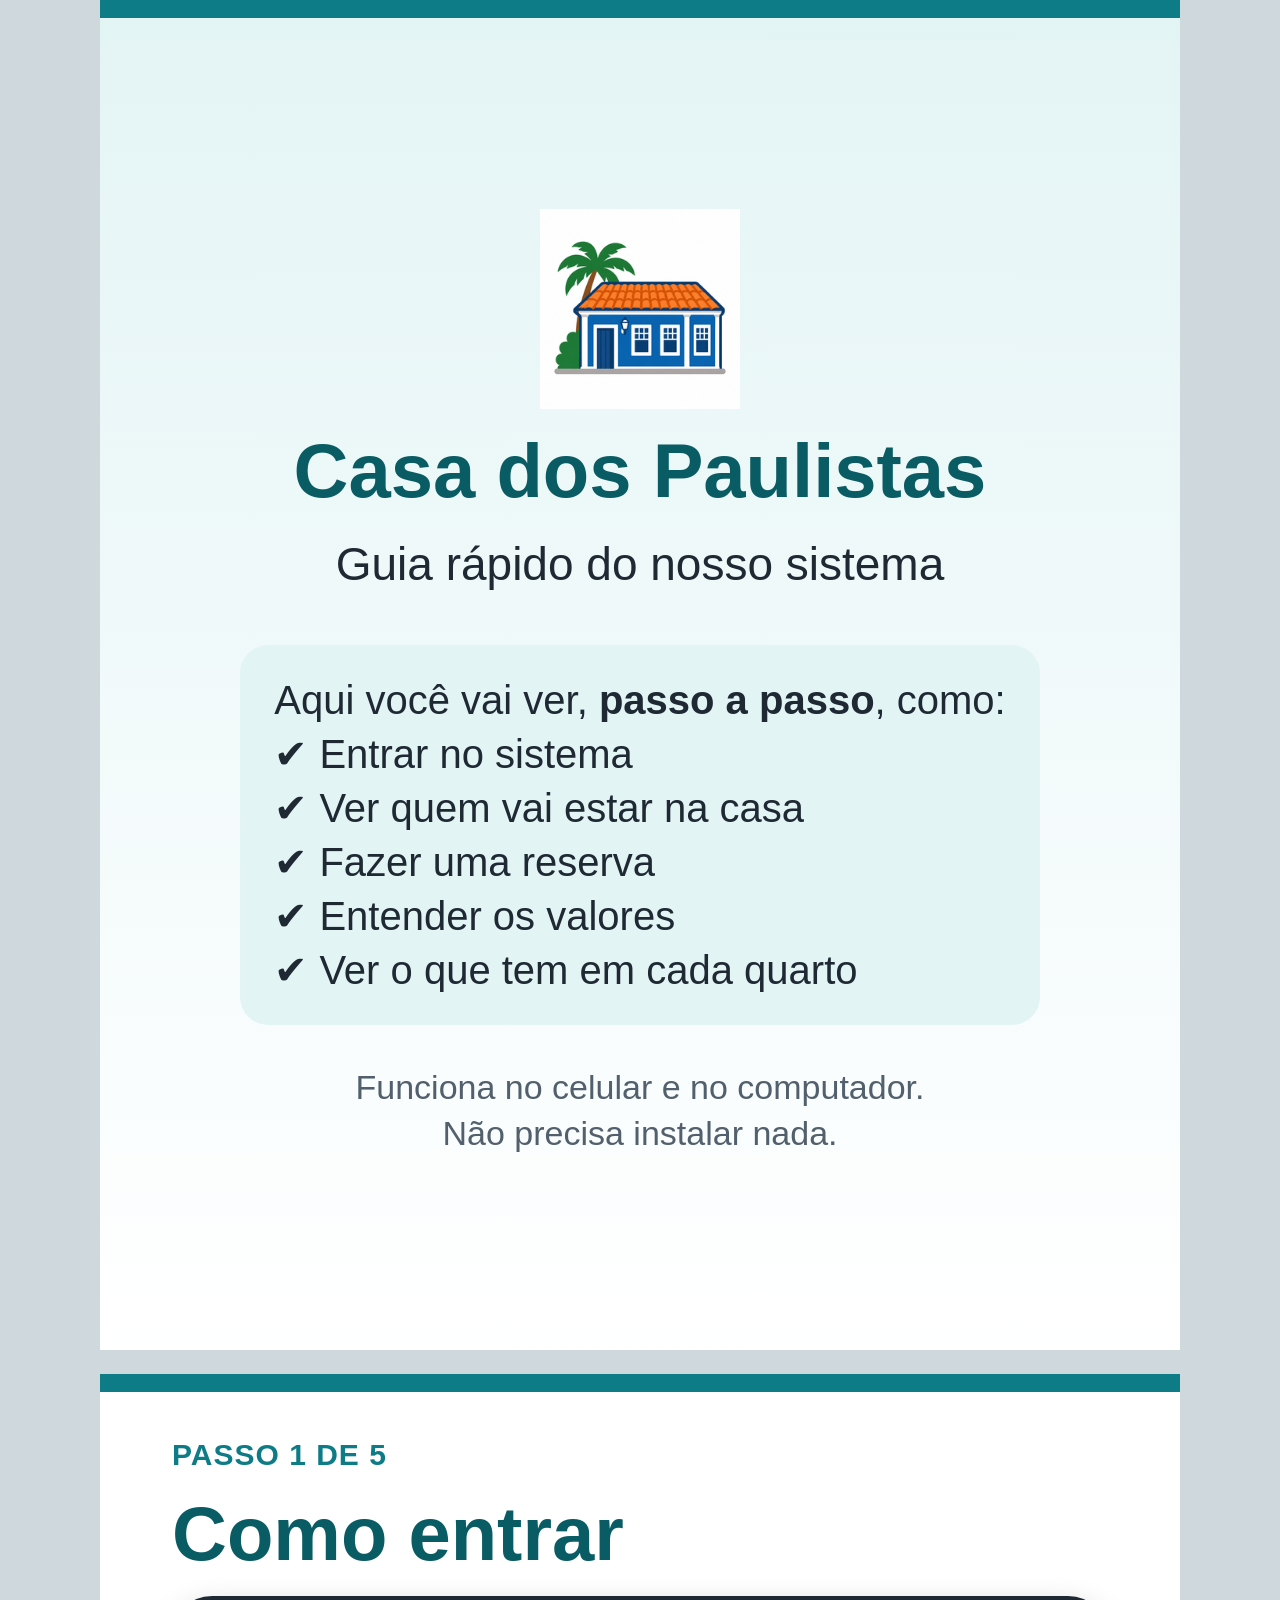
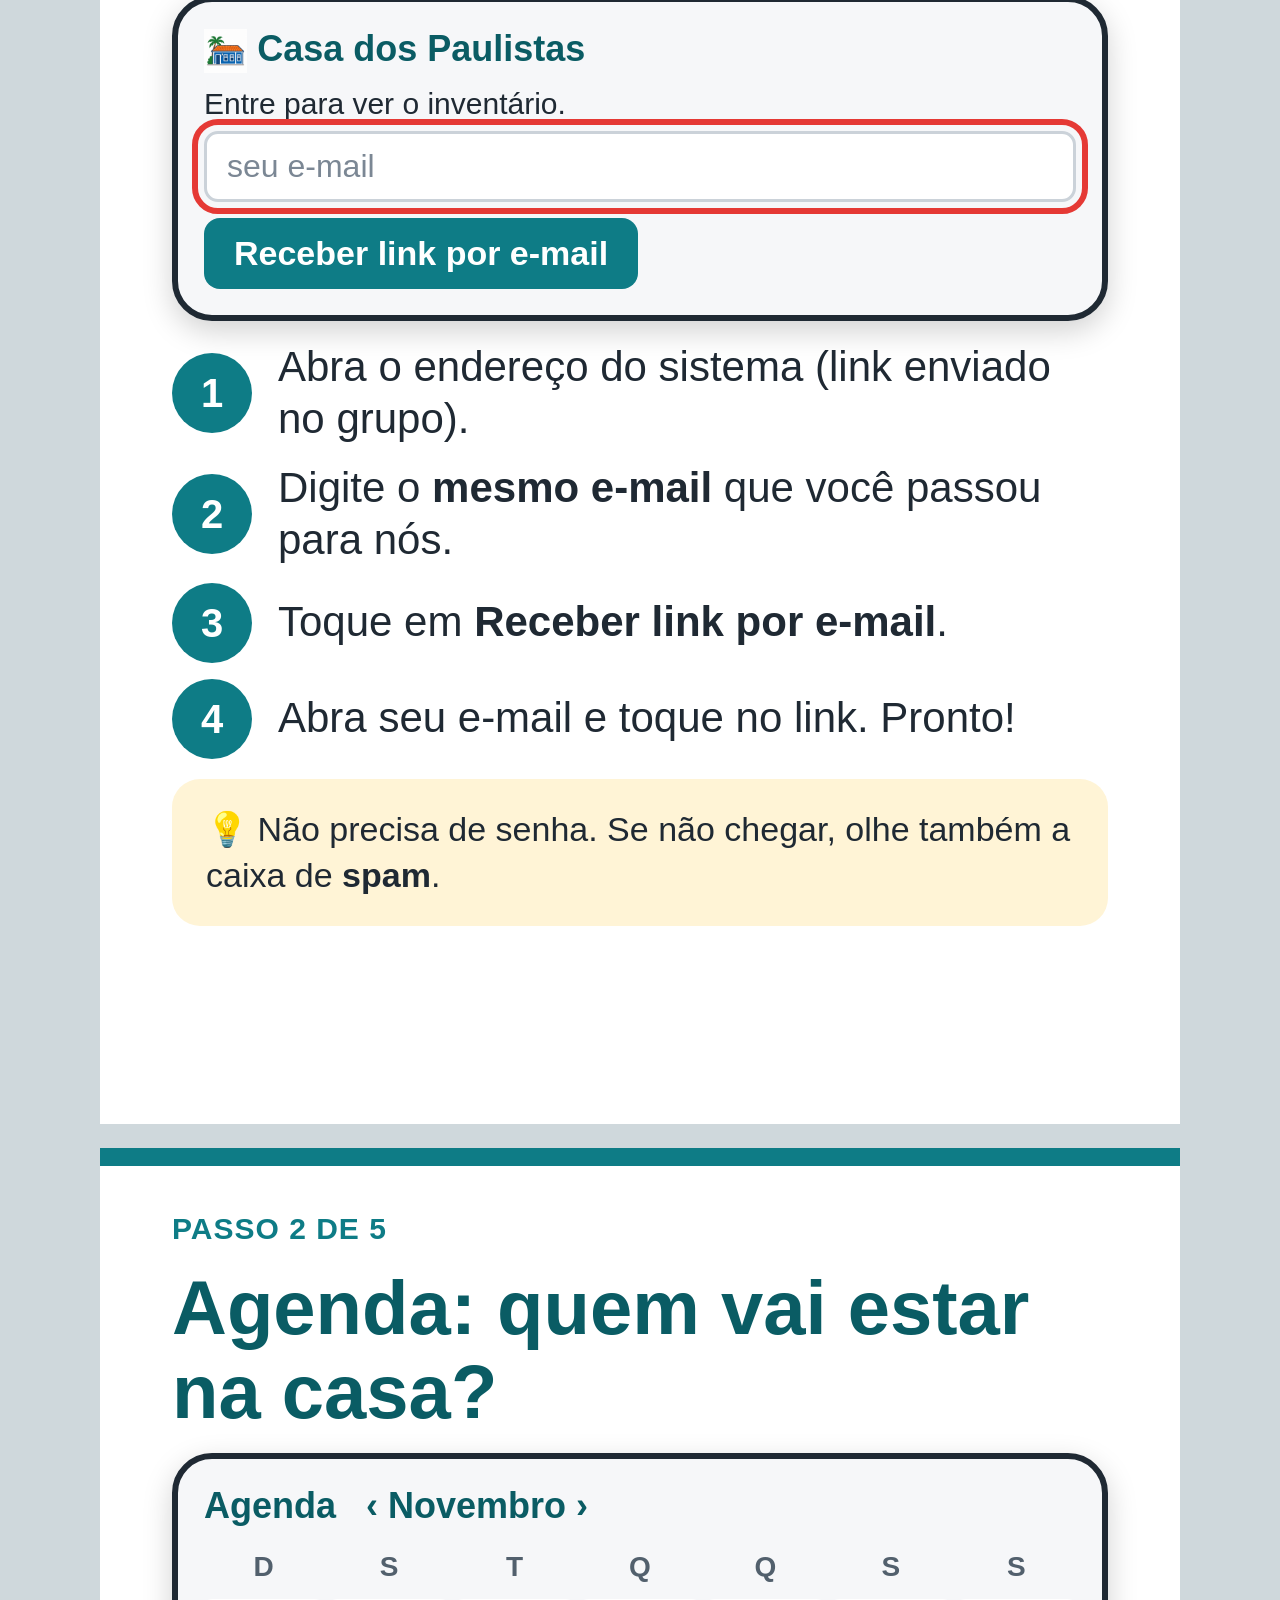
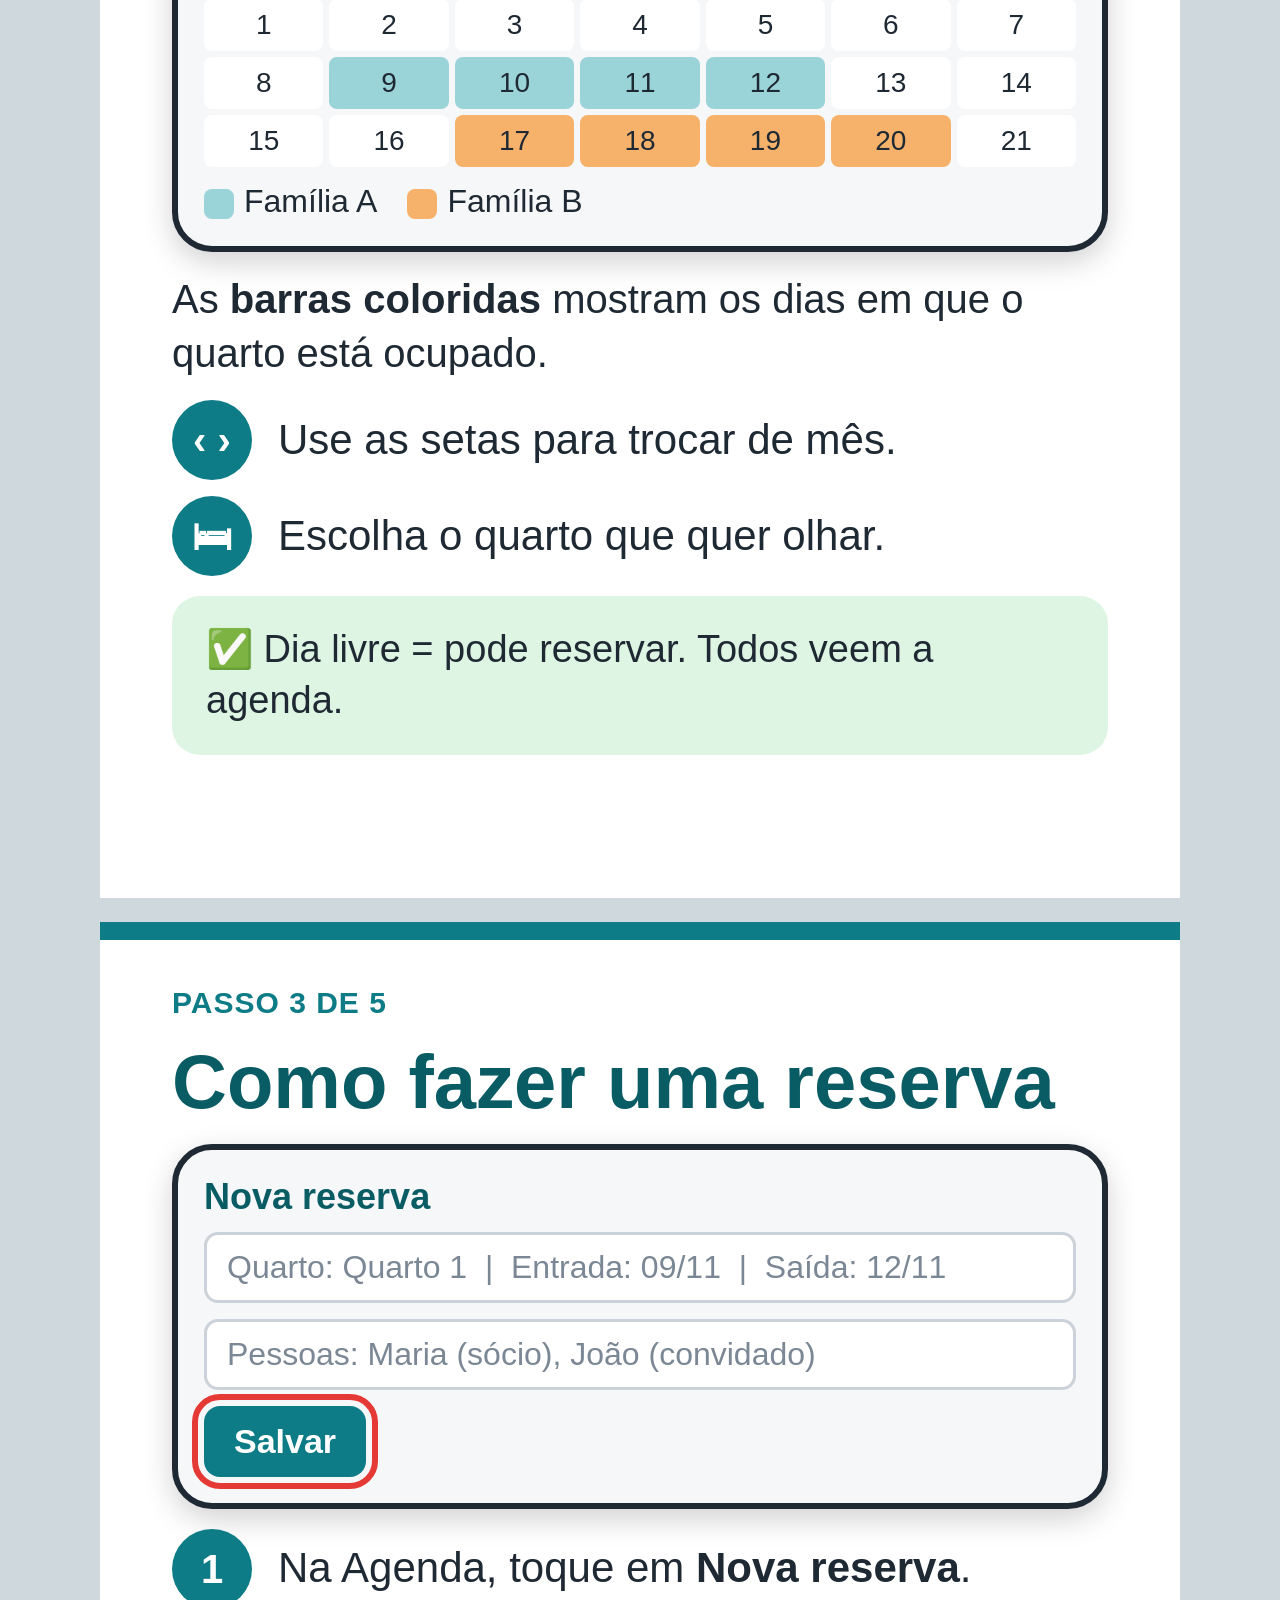
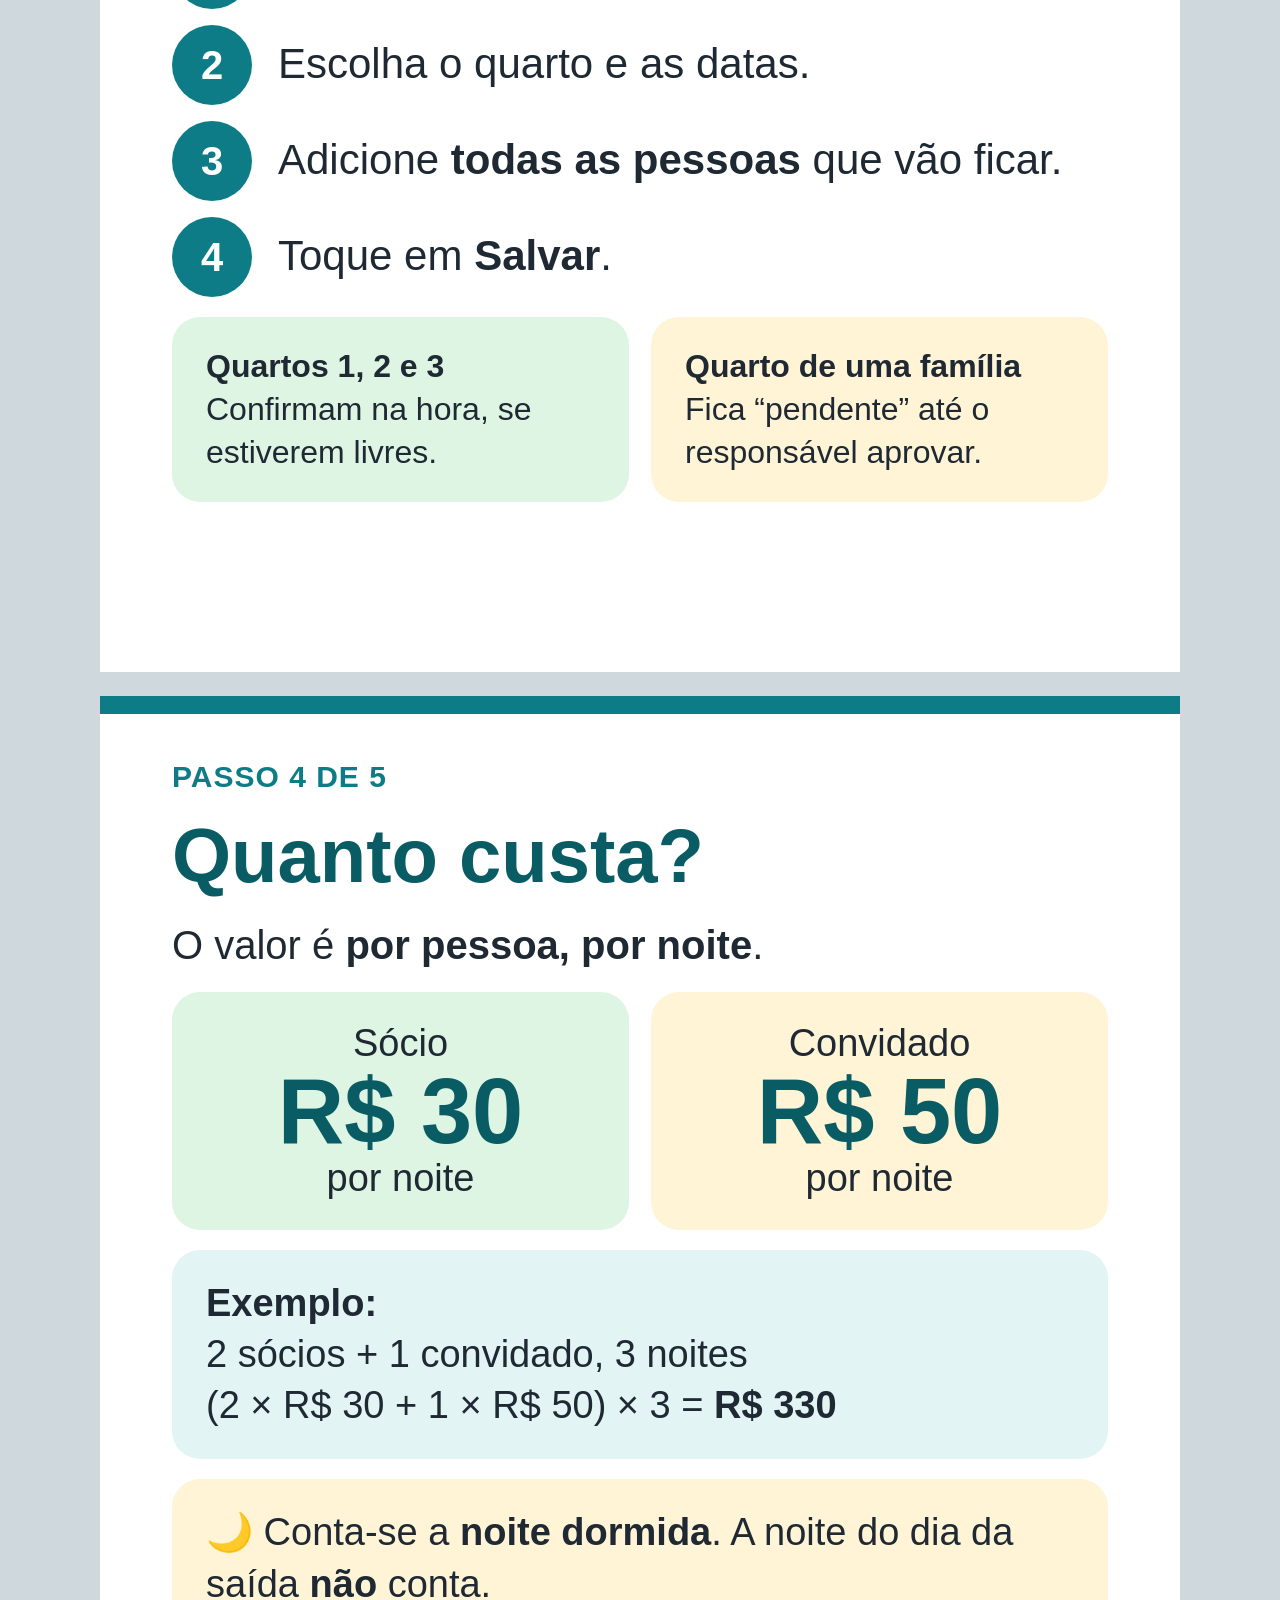
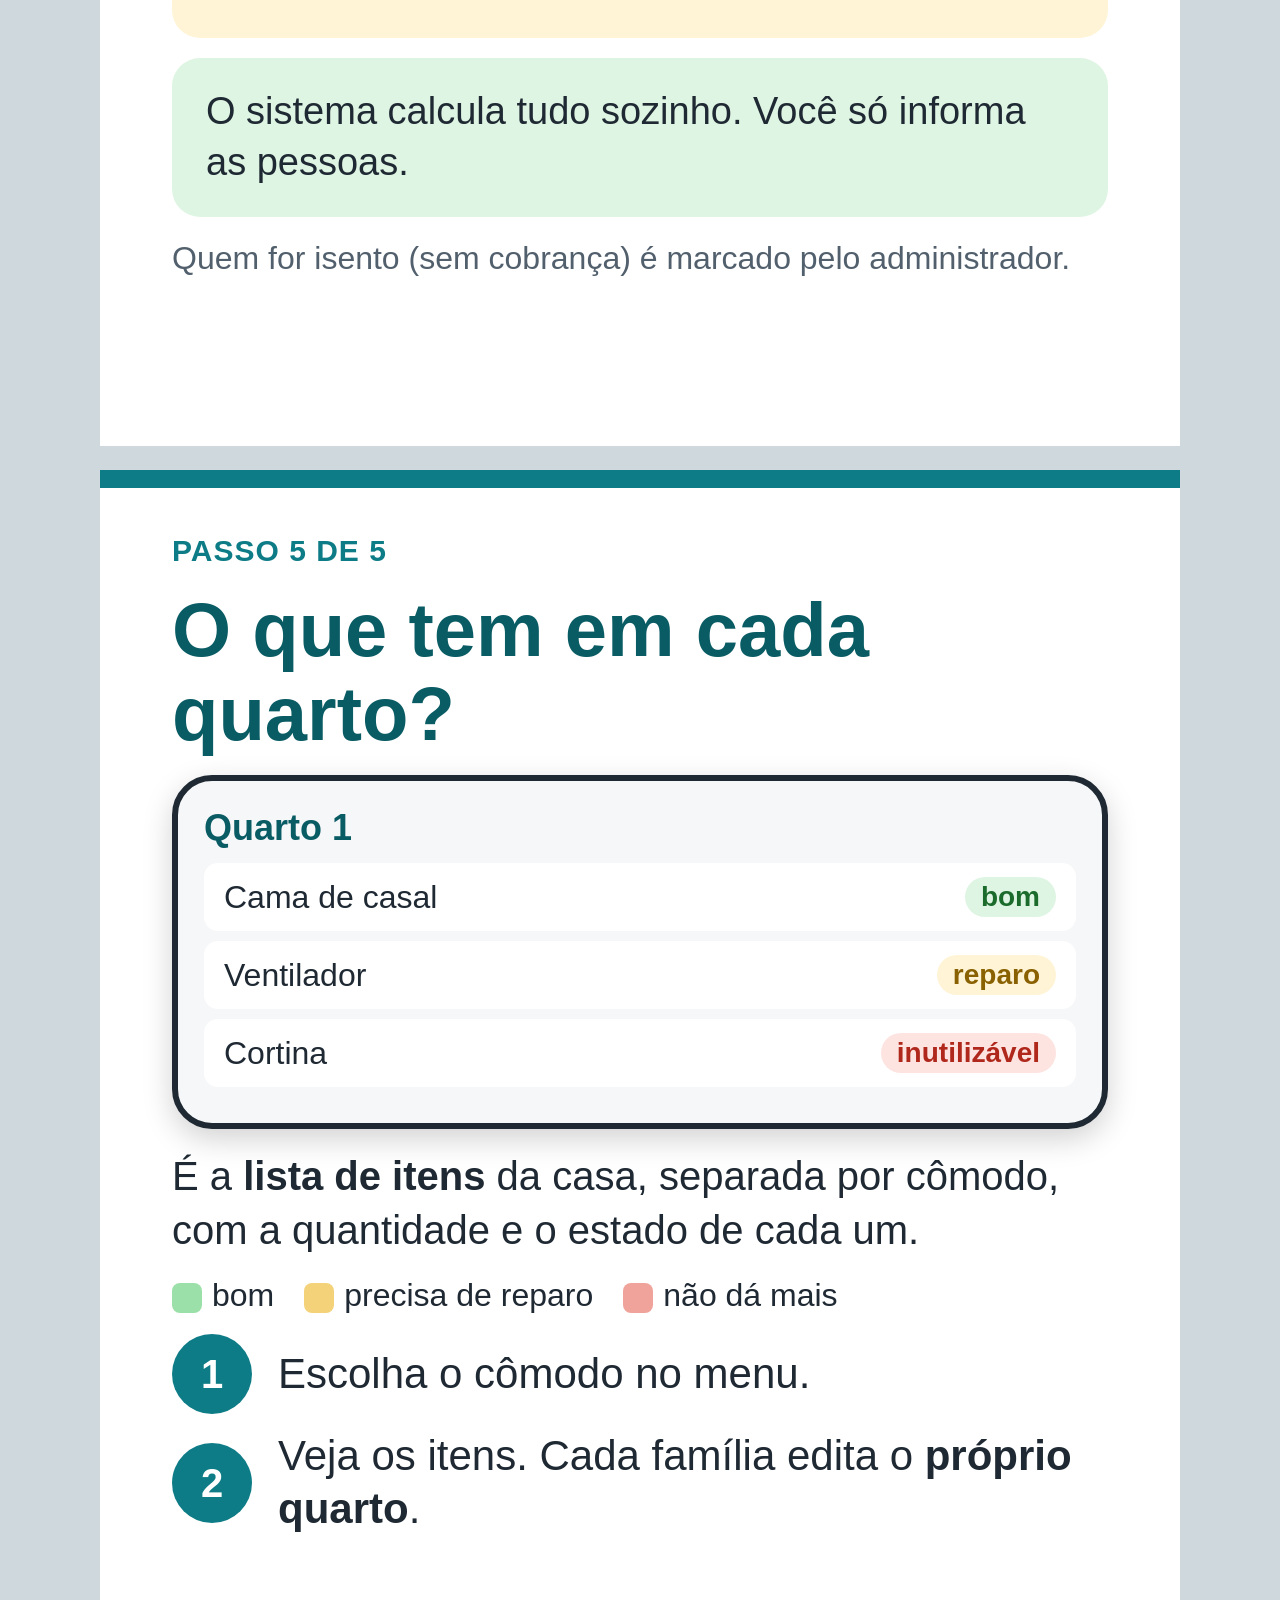
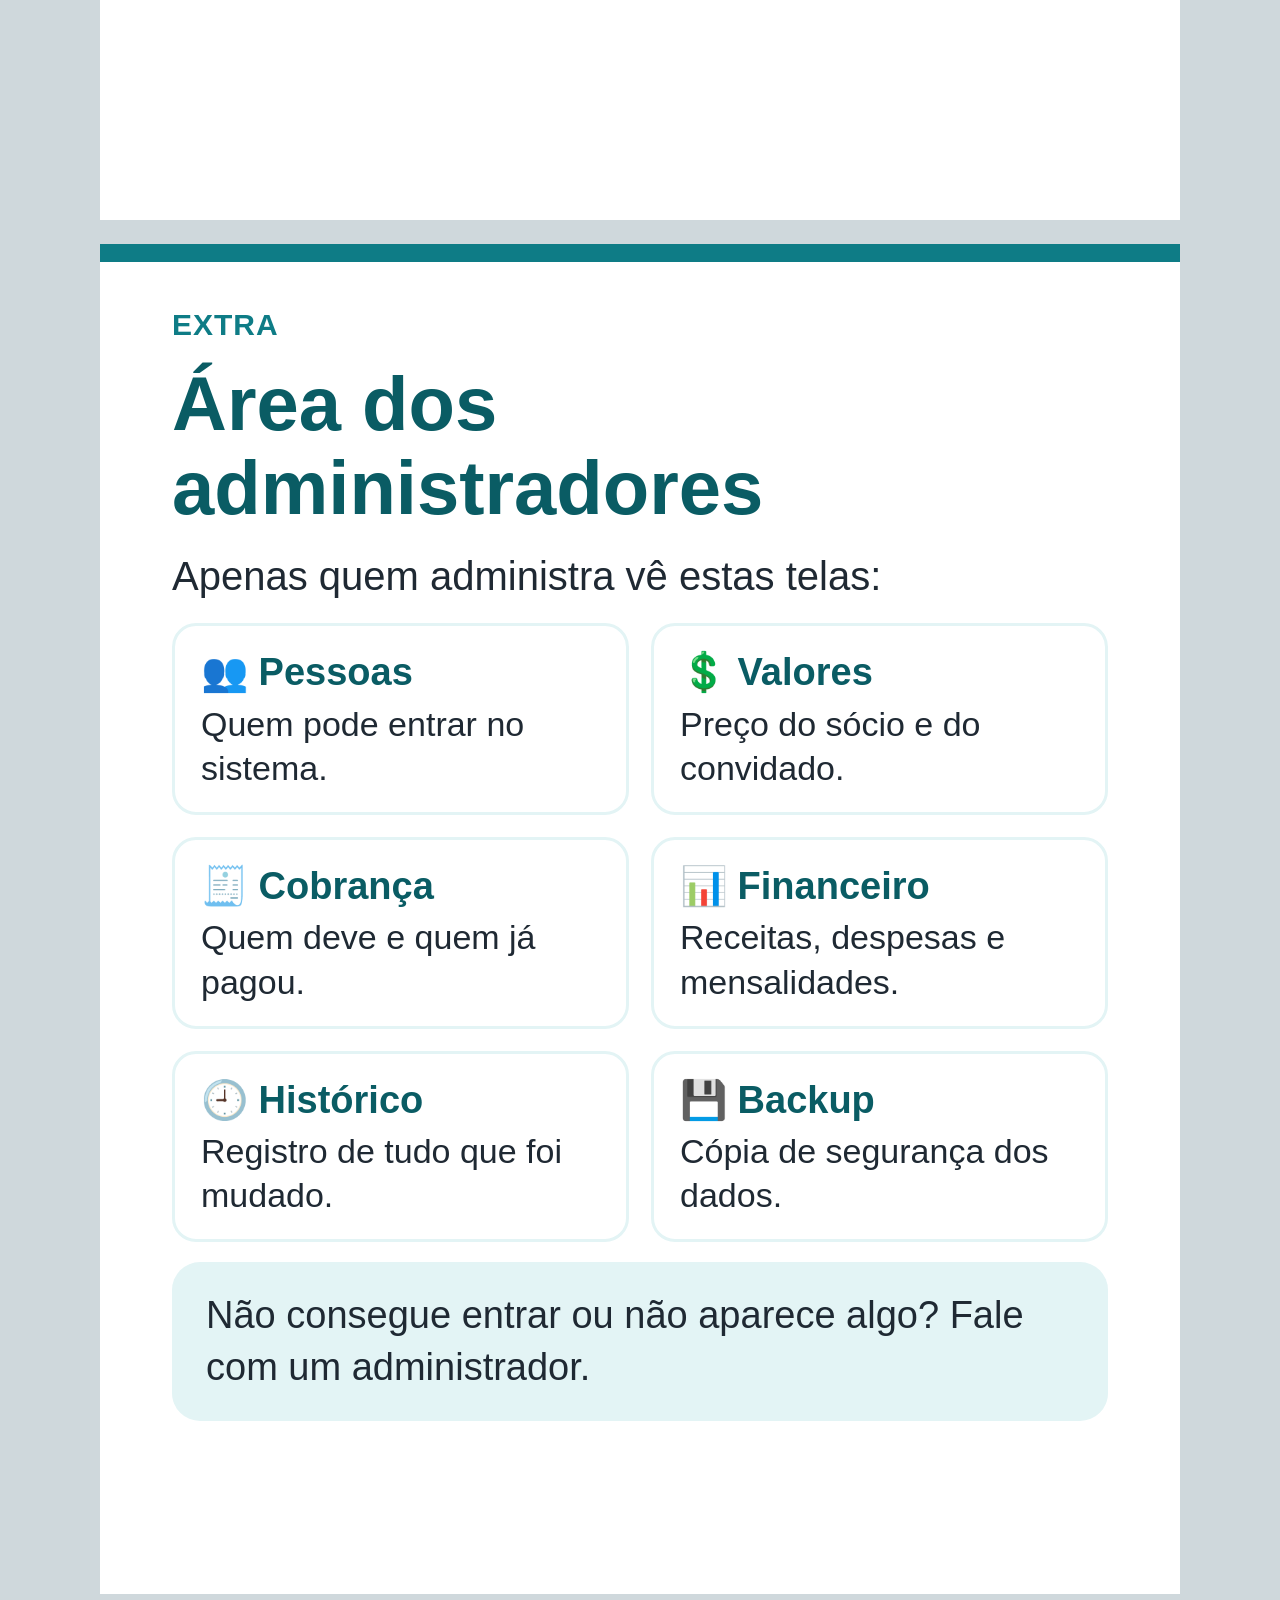
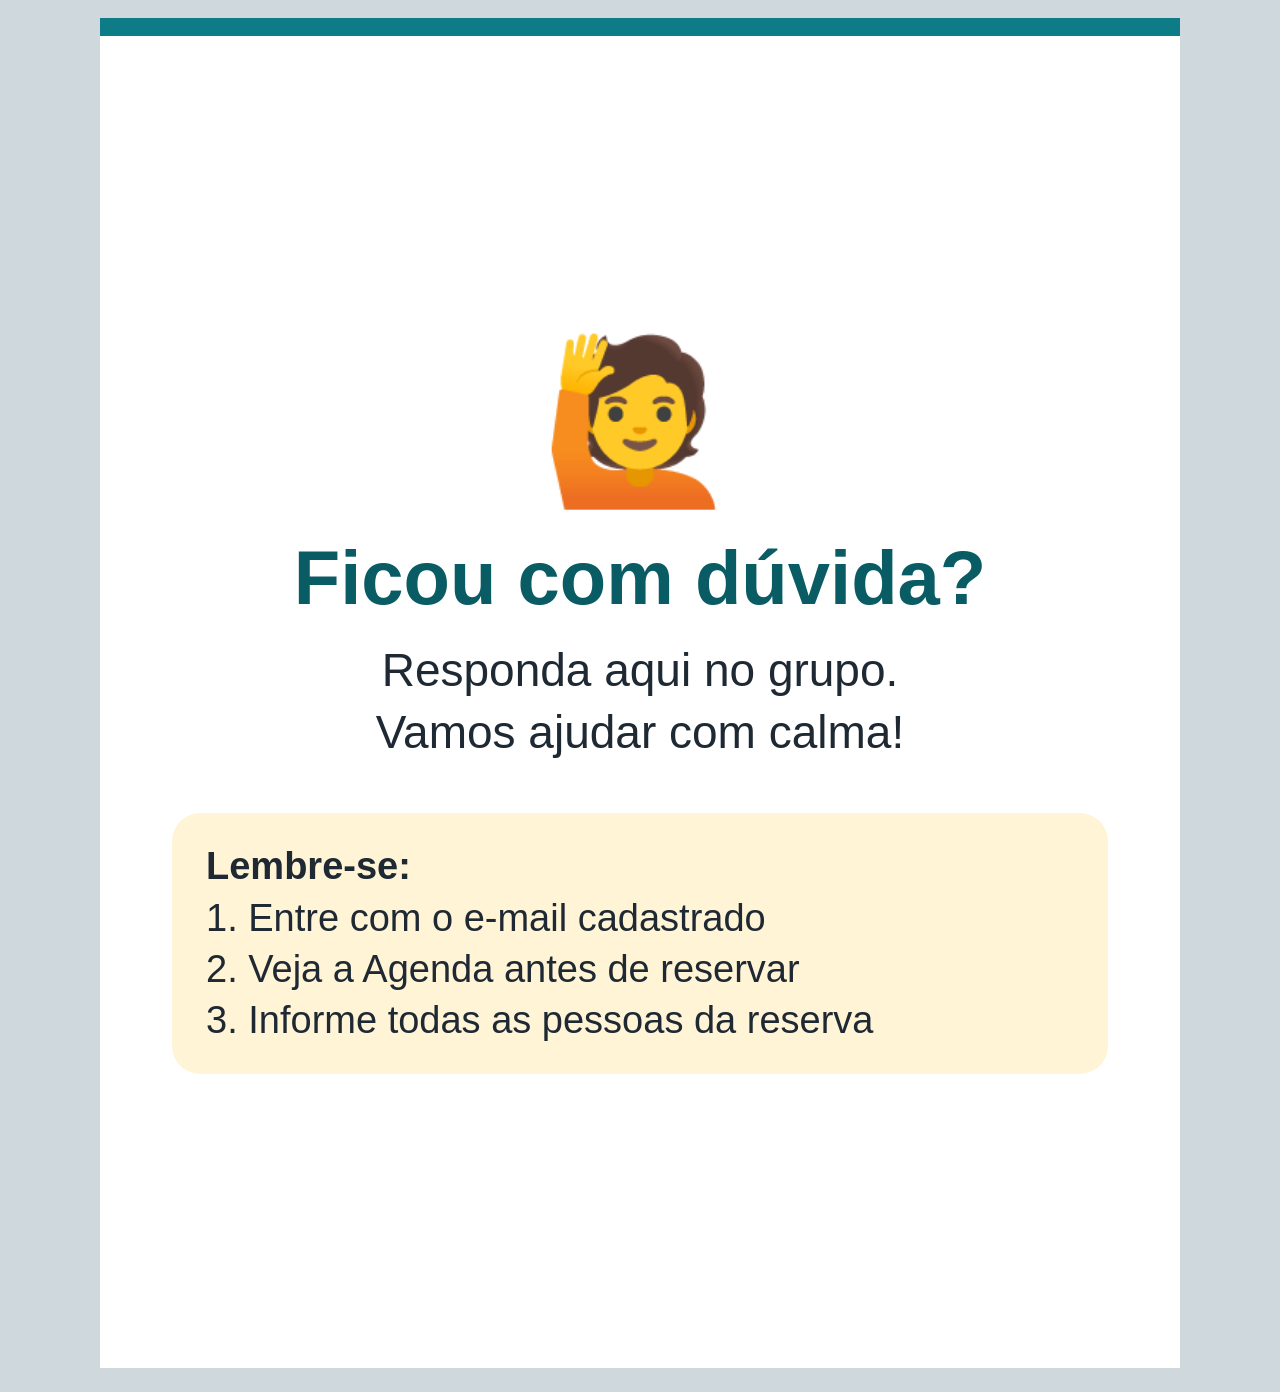
<file: docs/guia.html>
<!doctype html>
<html lang="pt-BR">
<head>
<meta charset="utf-8">
<meta name="viewport" content="width=device-width, initial-scale=1">
<title>Guia – Casa dos Paulistas</title>
<style>
  :root { --p:#0e7c86; --pd:#0a5c64; --soft:#e3f4f5; --text:#1f2933; --muted:#52606d; --warn:#fff4d6; --ok:#dff5e3; --bad:#fde4e1; }
  * { box-sizing: border-box; }
  body { margin:0; background:#cfd8dc; font-family:"Segoe UI",Arial,sans-serif; color:var(--text); }
  .slide { width:1080px; height:1350px; margin:0 auto 24px; background:#fff; padding:56px 72px 40px; position:relative; overflow:hidden; display:flex; flex-direction:column; gap:20px; }
  .slide::before { content:""; position:absolute; left:0; right:0; top:0; height:18px; background:var(--p); }
  .num { font-size:30px; font-weight:700; color:var(--p); letter-spacing:1px; margin-top:8px; }
  h1 { font-size:76px; line-height:1.1; margin:0; color:var(--pd); }
  p { font-size:40px; line-height:1.35; margin:0; }
  .big { font-size:46px; }
  .muted { color:var(--muted); }
  .box { border-radius:28px; padding:28px 34px; font-size:38px; line-height:1.35; }
  .tip { background:var(--warn); } .okb { background:var(--ok); } .soft { background:var(--soft); }
  .steps { display:flex; flex-direction:column; gap:16px; }
  .step { display:flex; align-items:center; gap:26px; font-size:42px; line-height:1.25; }
  .step b.n { flex:none; width:80px; height:80px; border-radius:50%; background:var(--p); color:#fff; display:grid; place-items:center; font-size:40px; }
  .phone { border:6px solid #1f2933; border-radius:40px; background:#f6f7f9; padding:26px; font-size:32px; box-shadow:0 10px 30px rgba(0,0,0,.18); }
  .phone .title { font-weight:700; font-size:36px; color:var(--pd); margin-bottom:14px; }
  .btn { display:inline-block; background:var(--p); color:#fff; border-radius:16px; padding:16px 30px; font-weight:700; font-size:34px; }
  .input { background:#fff; border:3px solid #cbd2d9; border-radius:14px; padding:14px 20px; color:#7b8794; font-size:32px; margin:10px 0 16px; }
  .mark { outline:6px solid #e53935; outline-offset:6px; }
  .cal { display:grid; grid-template-columns:repeat(7,1fr); gap:6px; text-align:center; font-size:28px; }
  .cal span { padding:10px 0; border-radius:8px; background:#fff; }
  .cal .h { background:none; font-weight:700; color:var(--muted); }
  .cal .a { background:#9ad4d9; } .cal .b { background:#f6b26b; }
  .legend { display:flex; gap:30px; font-size:32px; flex-wrap:wrap; }
  .dot { display:inline-block; width:30px; height:30px; border-radius:8px; vertical-align:middle; margin-right:10px; }
  .row { display:flex; justify-content:space-between; align-items:center; background:#fff; border-radius:14px; padding:14px 20px; margin-bottom:10px; font-size:32px; }
  .tag { padding:4px 16px; border-radius:20px; font-weight:700; font-size:28px; }
  .g { background:var(--ok); color:#1b6b2c; } .y { background:var(--warn); color:#8a6100; } .r { background:var(--bad); color:#b0281c; }
  .grid2 { display:grid; grid-template-columns:1fr 1fr; gap:22px; }
  .card { background:#fff; border:3px solid var(--soft); border-radius:24px; padding:22px 26px; font-size:34px; line-height:1.3; }
  .card b { color:var(--pd); display:block; font-size:38px; margin-bottom:4px; }
  .price { text-align:center; border-radius:28px; padding:30px 20px; }
  .price strong { display:block; font-size:92px; color:var(--pd); line-height:1; }
  .price span { font-size:38px; }
  .hide { display:none !important; }
</style>
</head>
<body>

<section class="slide" id="s1" style="justify-content:center;align-items:center;text-align:center;background:linear-gradient(#e3f4f5,#fff)">
  <img src="../casa-dos-paulistas.png" alt="" width="200" height="200">
  <h1>Casa dos Paulistas</h1>
  <p class="big">Guia rápido do nosso sistema</p>
  <div class="box soft" style="margin-top:30px;text-align:left">
    <p>Aqui você vai ver, <b>passo a passo</b>, como:</p>
    <p>✔ Entrar no sistema<br>✔ Ver quem vai estar na casa<br>✔ Fazer uma reserva<br>✔ Entender os valores<br>✔ Ver o que tem em cada quarto</p>
  </div>
  <p class="muted" style="font-size:34px;margin-top:20px">Funciona no celular e no computador.<br>Não precisa instalar nada.</p>
</section>

<section class="slide" id="s2">
  <div class="num">PASSO 1 DE 5</div>
  <h1>Como entrar</h1>
  <div class="phone">
    <div class="title"><img src="../casa-dos-paulistas.png" alt="" style="width:1.2em;height:1.2em;object-fit:contain;vertical-align:middle"> Casa dos Paulistas</div>
    <div style="font-size:30px;margin-bottom:8px">Entre para ver o inventário.</div>
    <div class="input mark">seu e-mail</div>
    <span class="btn">Receber link por e-mail</span>
  </div>
  <div class="steps">
    <div class="step"><b class="n">1</b><span>Abra o endereço do sistema (link enviado no grupo).</span></div>
    <div class="step"><b class="n">2</b><span>Digite o <b>mesmo e-mail</b> que você passou para nós.</span></div>
    <div class="step"><b class="n">3</b><span>Toque em <b>Receber link por e-mail</b>.</span></div>
    <div class="step"><b class="n">4</b><span>Abra seu e-mail e toque no link. Pronto!</span></div>
  </div>
  <div class="box tip" style="font-size:34px">💡 Não precisa de senha. Se não chegar, olhe também a caixa de <b>spam</b>.</div>
</section>

<section class="slide" id="s3">
  <div class="num">PASSO 2 DE 5</div>
  <h1>Agenda: quem vai estar na casa?</h1>
  <div class="phone">
    <div class="title">Agenda &nbsp; ‹ Novembro ›</div>
    <div class="cal">
      <span class="h">D</span><span class="h">S</span><span class="h">T</span><span class="h">Q</span><span class="h">Q</span><span class="h">S</span><span class="h">S</span>
      <span>1</span><span>2</span><span>3</span><span>4</span><span>5</span><span>6</span><span>7</span>
      <span>8</span><span class="a">9</span><span class="a">10</span><span class="a">11</span><span class="a">12</span><span>13</span><span>14</span>
      <span>15</span><span>16</span><span class="b">17</span><span class="b">18</span><span class="b">19</span><span class="b">20</span><span>21</span>
    </div>
    <div class="legend" style="margin-top:16px"><span><i class="dot" style="background:#9ad4d9"></i>Família A</span><span><i class="dot" style="background:#f6b26b"></i>Família B</span></div>
  </div>
  <p>As <b>barras coloridas</b> mostram os dias em que o quarto está ocupado.</p>
  <div class="steps">
    <div class="step"><b class="n">‹ ›</b><span>Use as setas para trocar de mês.</span></div>
    <div class="step"><b class="n">🛏</b><span>Escolha o quarto que quer olhar.</span></div>
  </div>
  <div class="box okb">✅ Dia livre = pode reservar. Todos veem a agenda.</div>
</section>

<section class="slide" id="s4">
  <div class="num">PASSO 3 DE 5</div>
  <h1>Como fazer uma reserva</h1>
  <div class="phone">
    <div class="title">Nova reserva</div>
    <div class="input">Quarto: Quarto 1 &nbsp;|&nbsp; Entrada: 09/11 &nbsp;|&nbsp; Saída: 12/11</div>
    <div class="input">Pessoas: Maria (sócio), João (convidado)</div>
    <span class="btn mark">Salvar</span>
  </div>
  <div class="steps">
    <div class="step"><b class="n">1</b><span>Na Agenda, toque em <b>Nova reserva</b>.</span></div>
    <div class="step"><b class="n">2</b><span>Escolha o quarto e as datas.</span></div>
    <div class="step"><b class="n">3</b><span>Adicione <b>todas as pessoas</b> que vão ficar.</span></div>
    <div class="step"><b class="n">4</b><span>Toque em <b>Salvar</b>.</span></div>
  </div>
  <div class="grid2">
    <div class="box okb" style="font-size:32px"><b>Quartos 1, 2 e 3</b><br>Confirmam na hora, se estiverem livres.</div>
    <div class="box tip" style="font-size:32px"><b>Quarto de uma família</b><br>Fica “pendente” até o responsável aprovar.</div>
  </div>
</section>

<section class="slide" id="s5">
  <div class="num">PASSO 4 DE 5</div>
  <h1>Quanto custa?</h1>
  <p>O valor é <b>por pessoa, por noite</b>.</p>
  <div class="grid2">
    <div class="price okb"><span>Sócio</span><strong>R$ 30</strong><span>por noite</span></div>
    <div class="price tip"><span>Convidado</span><strong>R$ 50</strong><span>por noite</span></div>
  </div>
  <div class="box soft">
    <b>Exemplo:</b><br>
    2 sócios + 1 convidado, 3 noites<br>
    (2 × R$ 30 + 1 × R$ 50) × 3 = <b>R$ 330</b>
  </div>
  <div class="box tip">🌙 Conta-se a <b>noite dormida</b>. A noite do dia da saída <b>não</b> conta.</div>
  <div class="box okb">O sistema calcula tudo sozinho. Você só informa as pessoas.</div>
  <p class="muted" style="font-size:32px">Quem for isento (sem cobrança) é marcado pelo administrador.</p>
</section>

<section class="slide" id="s6">
  <div class="num">PASSO 5 DE 5</div>
  <h1>O que tem em cada quarto?</h1>
  <div class="phone">
    <div class="title">Quarto 1</div>
    <div class="row"><span>Cama de casal</span><span class="tag g">bom</span></div>
    <div class="row"><span>Ventilador</span><span class="tag y">reparo</span></div>
    <div class="row"><span>Cortina</span><span class="tag r">inutilizável</span></div>
  </div>
  <p>É a <b>lista de itens</b> da casa, separada por cômodo, com a quantidade e o estado de cada um.</p>
  <div class="legend">
    <span><i class="dot" style="background:#9be0a8"></i>bom</span>
    <span><i class="dot" style="background:#f3d27a"></i>precisa de reparo</span>
    <span><i class="dot" style="background:#f0a39b"></i>não dá mais</span>
  </div>
  <div class="steps">
    <div class="step"><b class="n">1</b><span>Escolha o cômodo no menu.</span></div>
    <div class="step"><b class="n">2</b><span>Veja os itens. Cada família edita o <b>próprio quarto</b>.</span></div>
  </div>
</section>

<section class="slide" id="s7">
  <div class="num">EXTRA</div>
  <h1>Área dos administradores</h1>
  <p>Apenas quem administra vê estas telas:</p>
  <div class="grid2">
    <div class="card"><b>👥 Pessoas</b>Quem pode entrar no sistema.</div>
    <div class="card"><b>💲 Valores</b>Preço do sócio e do convidado.</div>
    <div class="card"><b>🧾 Cobrança</b>Quem deve e quem já pagou.</div>
    <div class="card"><b>📊 Financeiro</b>Receitas, despesas e mensalidades.</div>
    <div class="card"><b>🕘 Histórico</b>Registro de tudo que foi mudado.</div>
    <div class="card"><b>💾 Backup</b>Cópia de segurança dos dados.</div>
  </div>
  <div class="box soft">Não consegue entrar ou não aparece algo? Fale com um administrador.</div>
</section>

<section class="slide" id="s8" style="justify-content:center;text-align:center">
  <div style="font-size:160px">🙋</div>
  <h1>Ficou com dúvida?</h1>
  <p class="big">Responda aqui no grupo.<br>Vamos ajudar com calma!</p>
  <div class="box tip" style="text-align:left;margin-top:30px">
    <b>Lembre-se:</b><br>
    1. Entre com o e-mail cadastrado<br>
    2. Veja a Agenda antes de reservar<br>
    3. Informe todas as pessoas da reserva
  </div>
</section>

<script>
  const s = new URLSearchParams(location.search).get('s');
  if (s) {
    document.querySelectorAll('.slide').forEach(e => { e.classList.toggle('hide', e.id !== 's' + s); e.style.margin = '0'; });
    document.body.style.background = '#fff';
  }
</script>
</body>
</html>
</file>
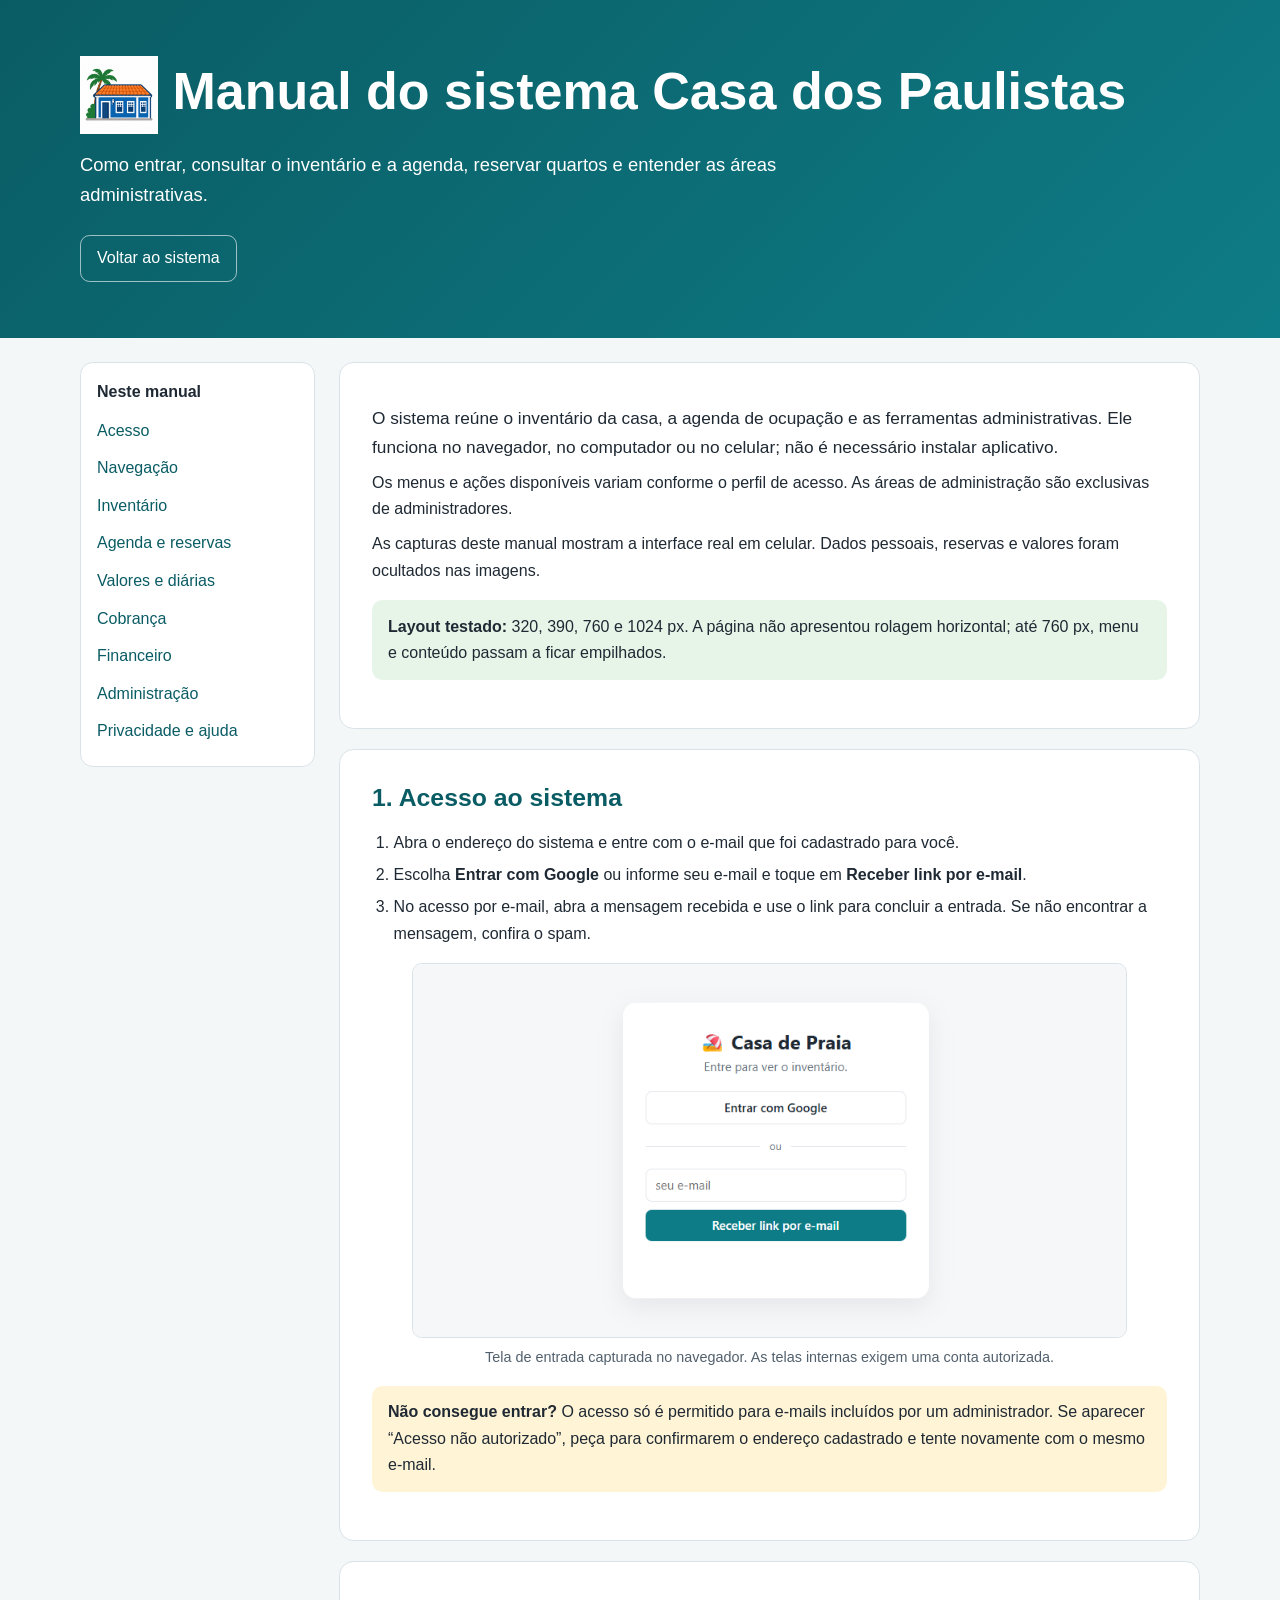
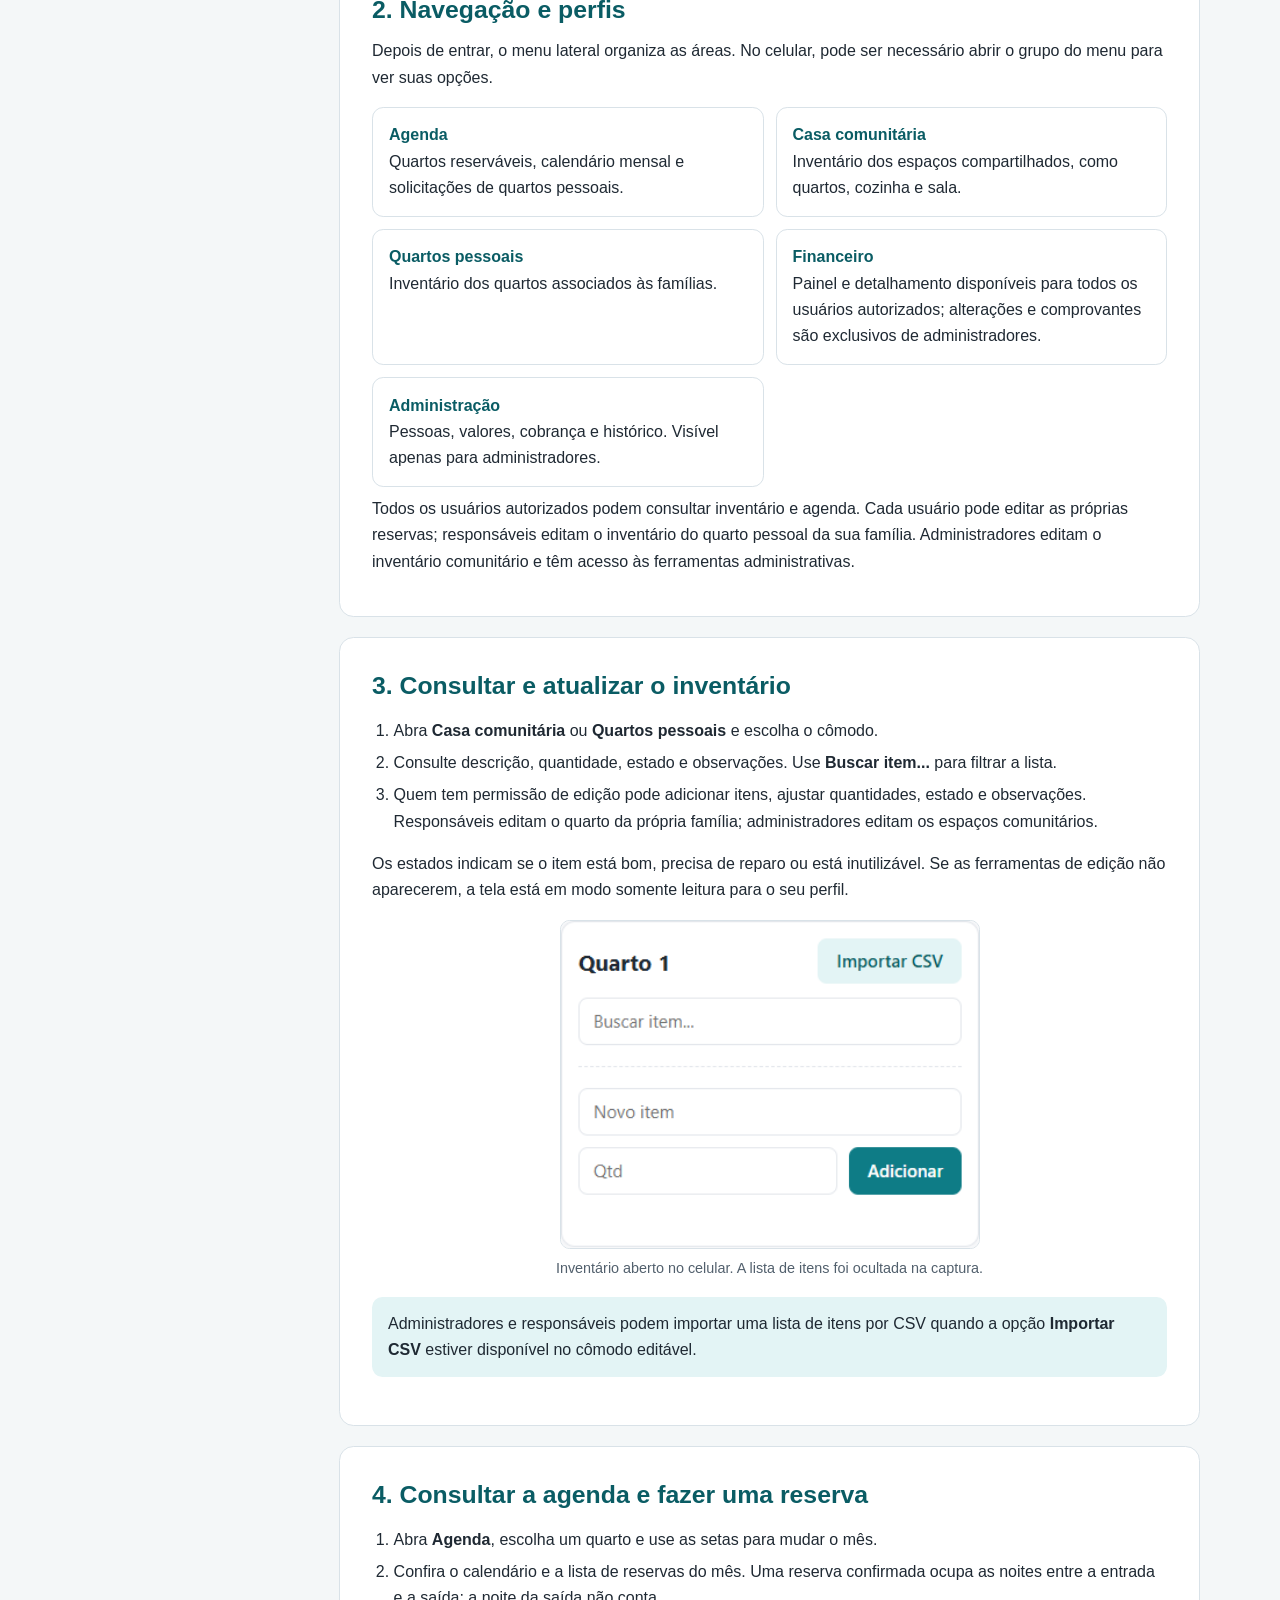
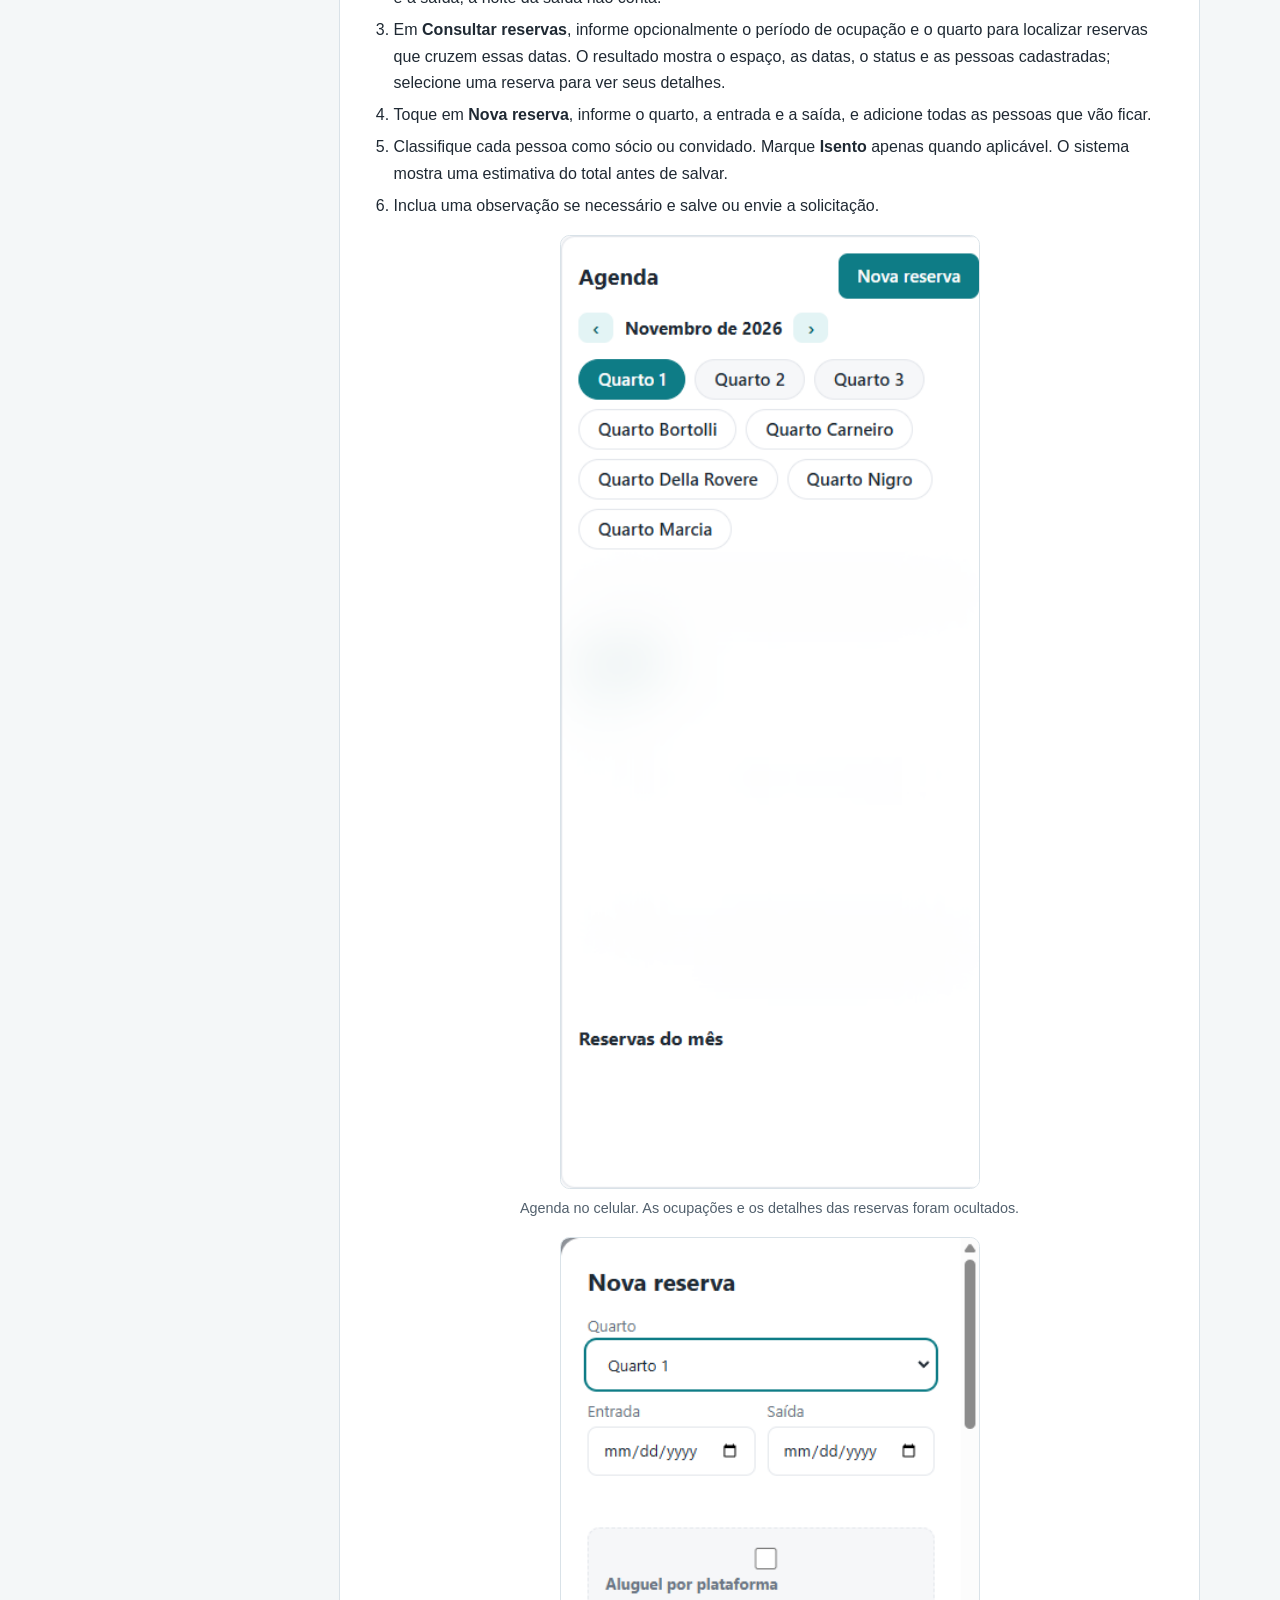
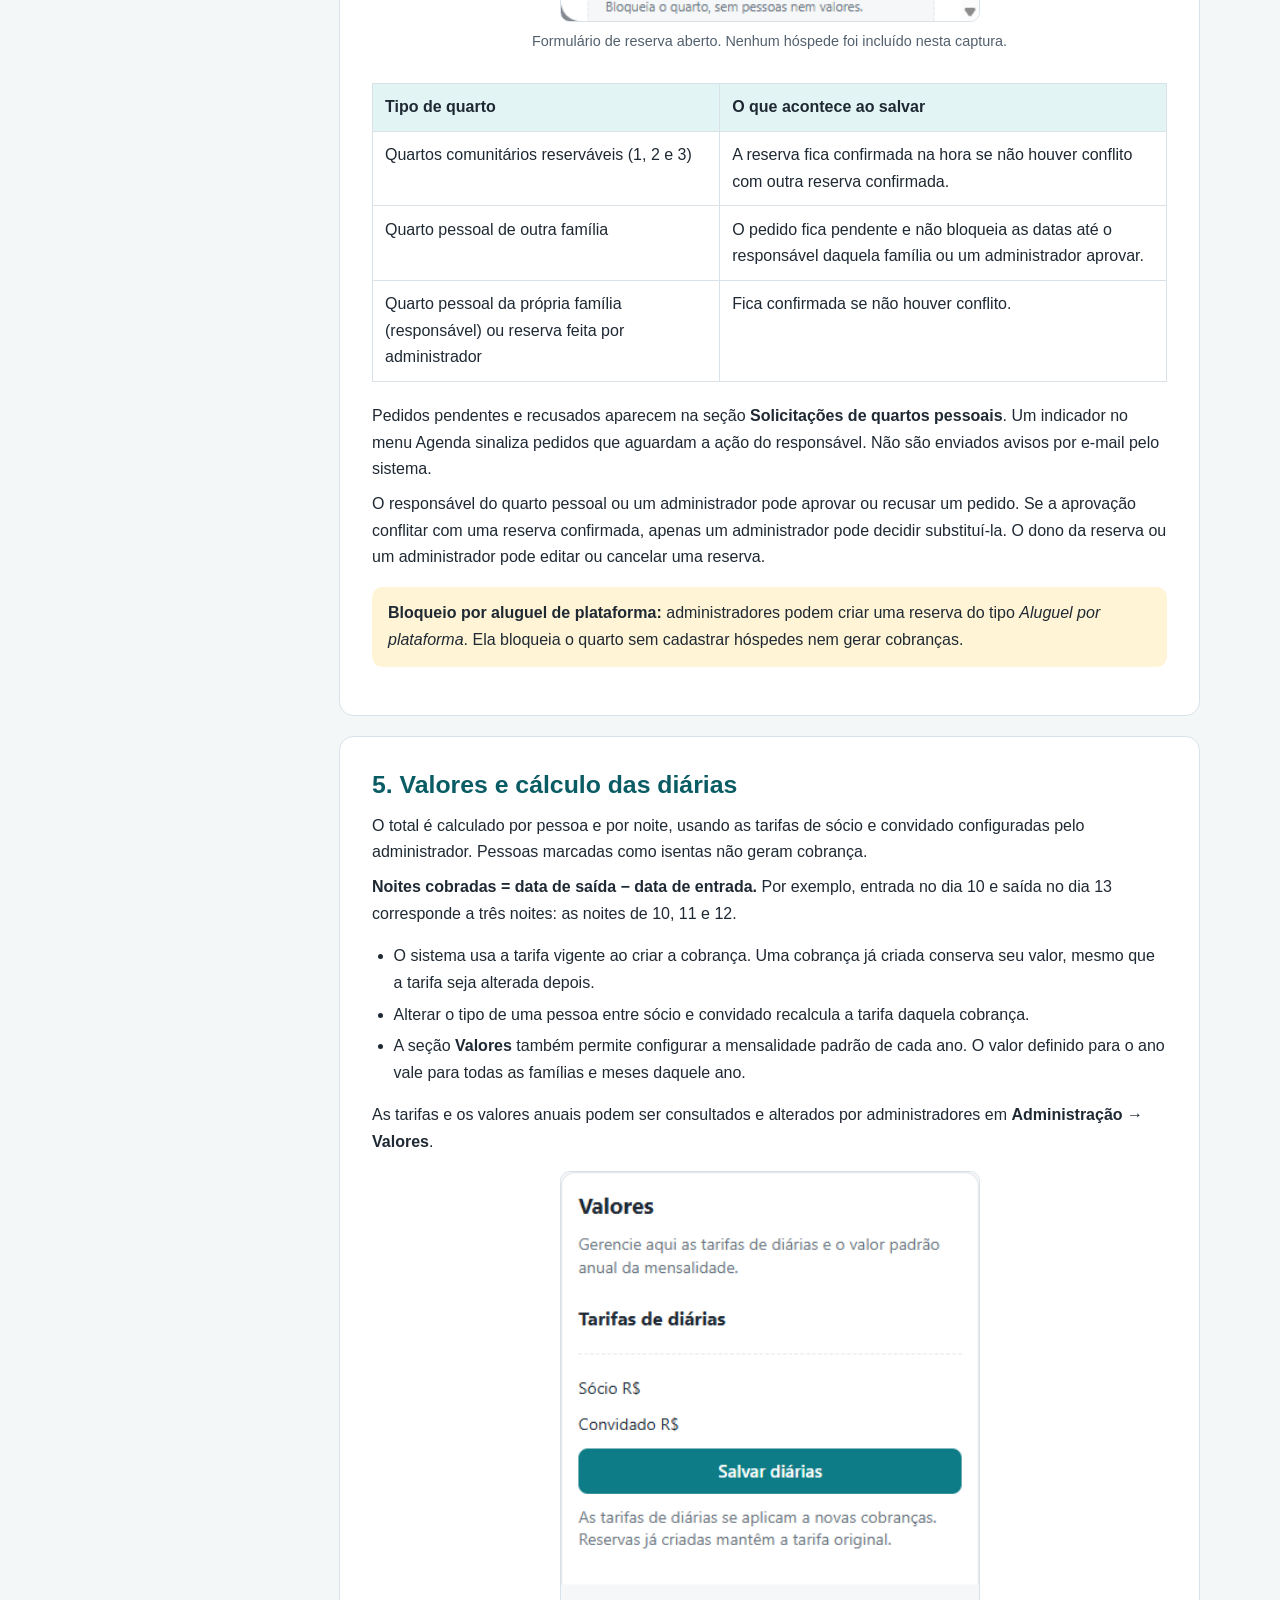
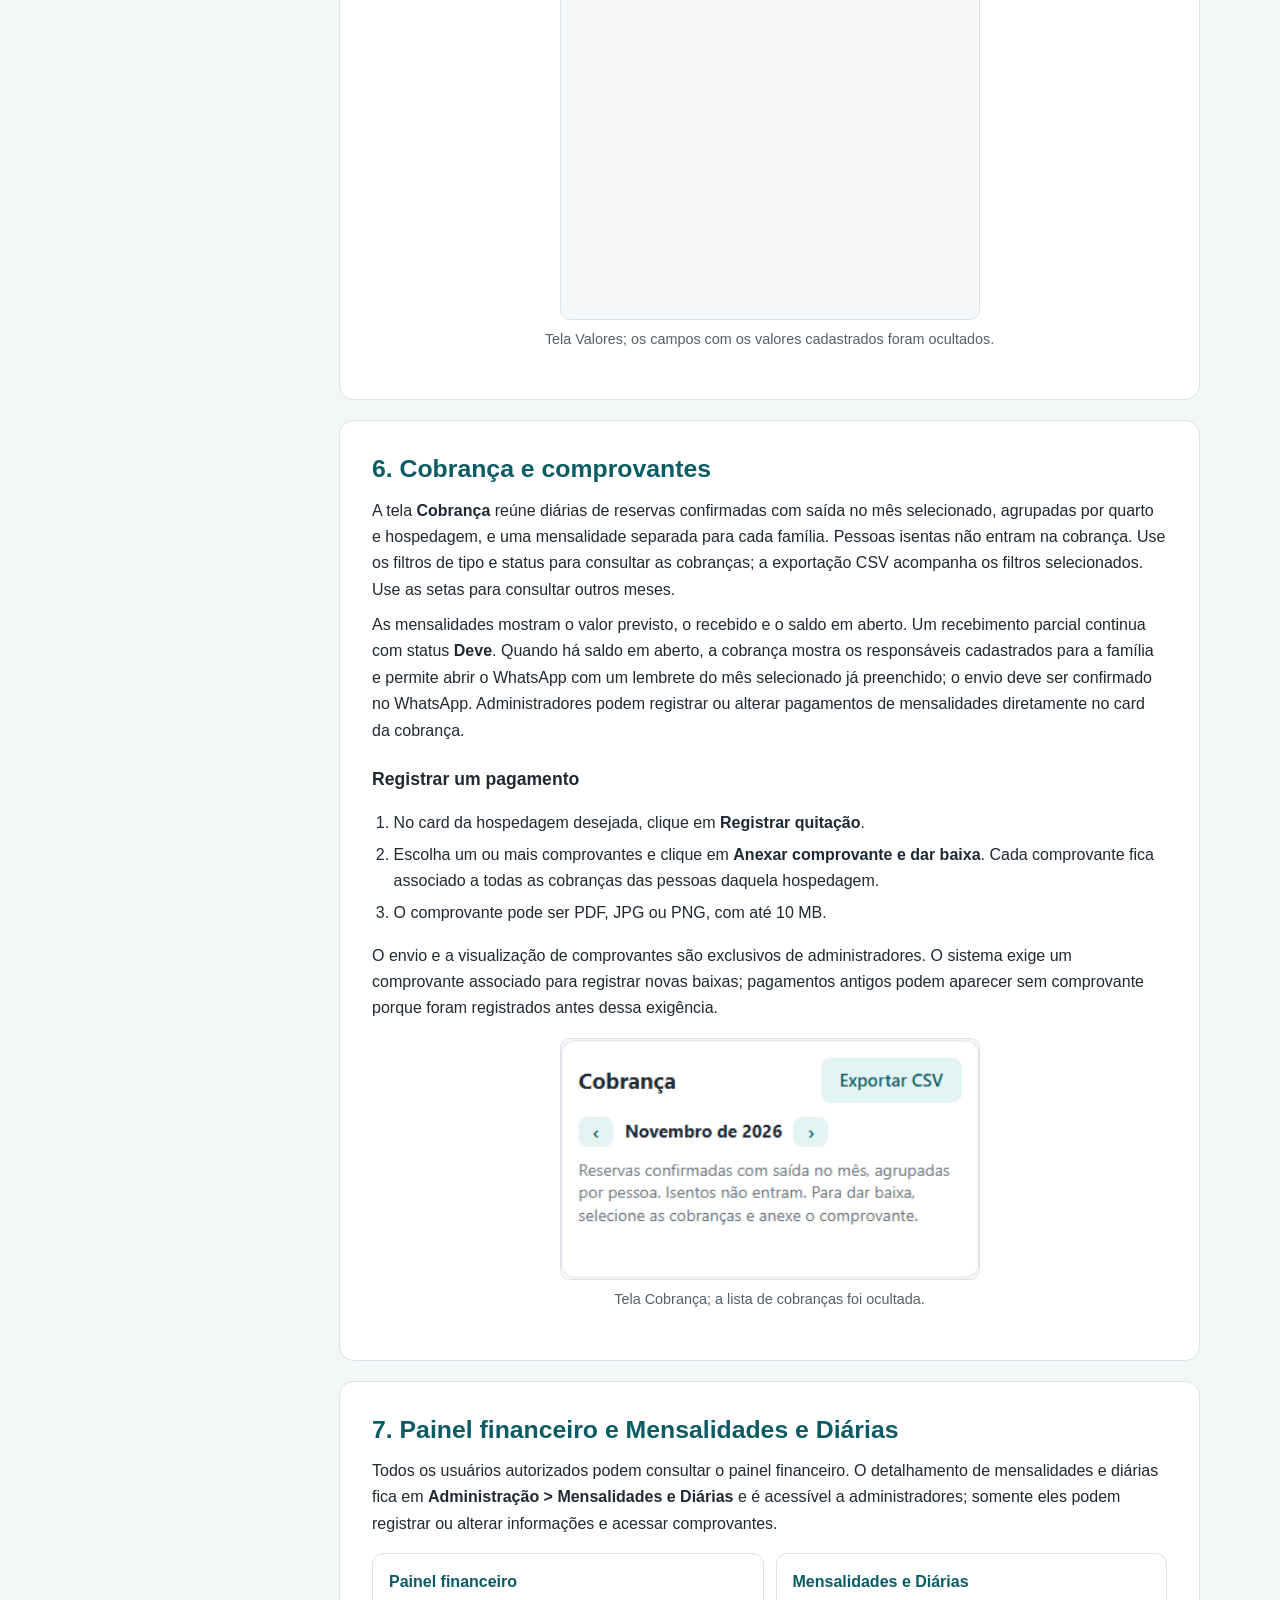
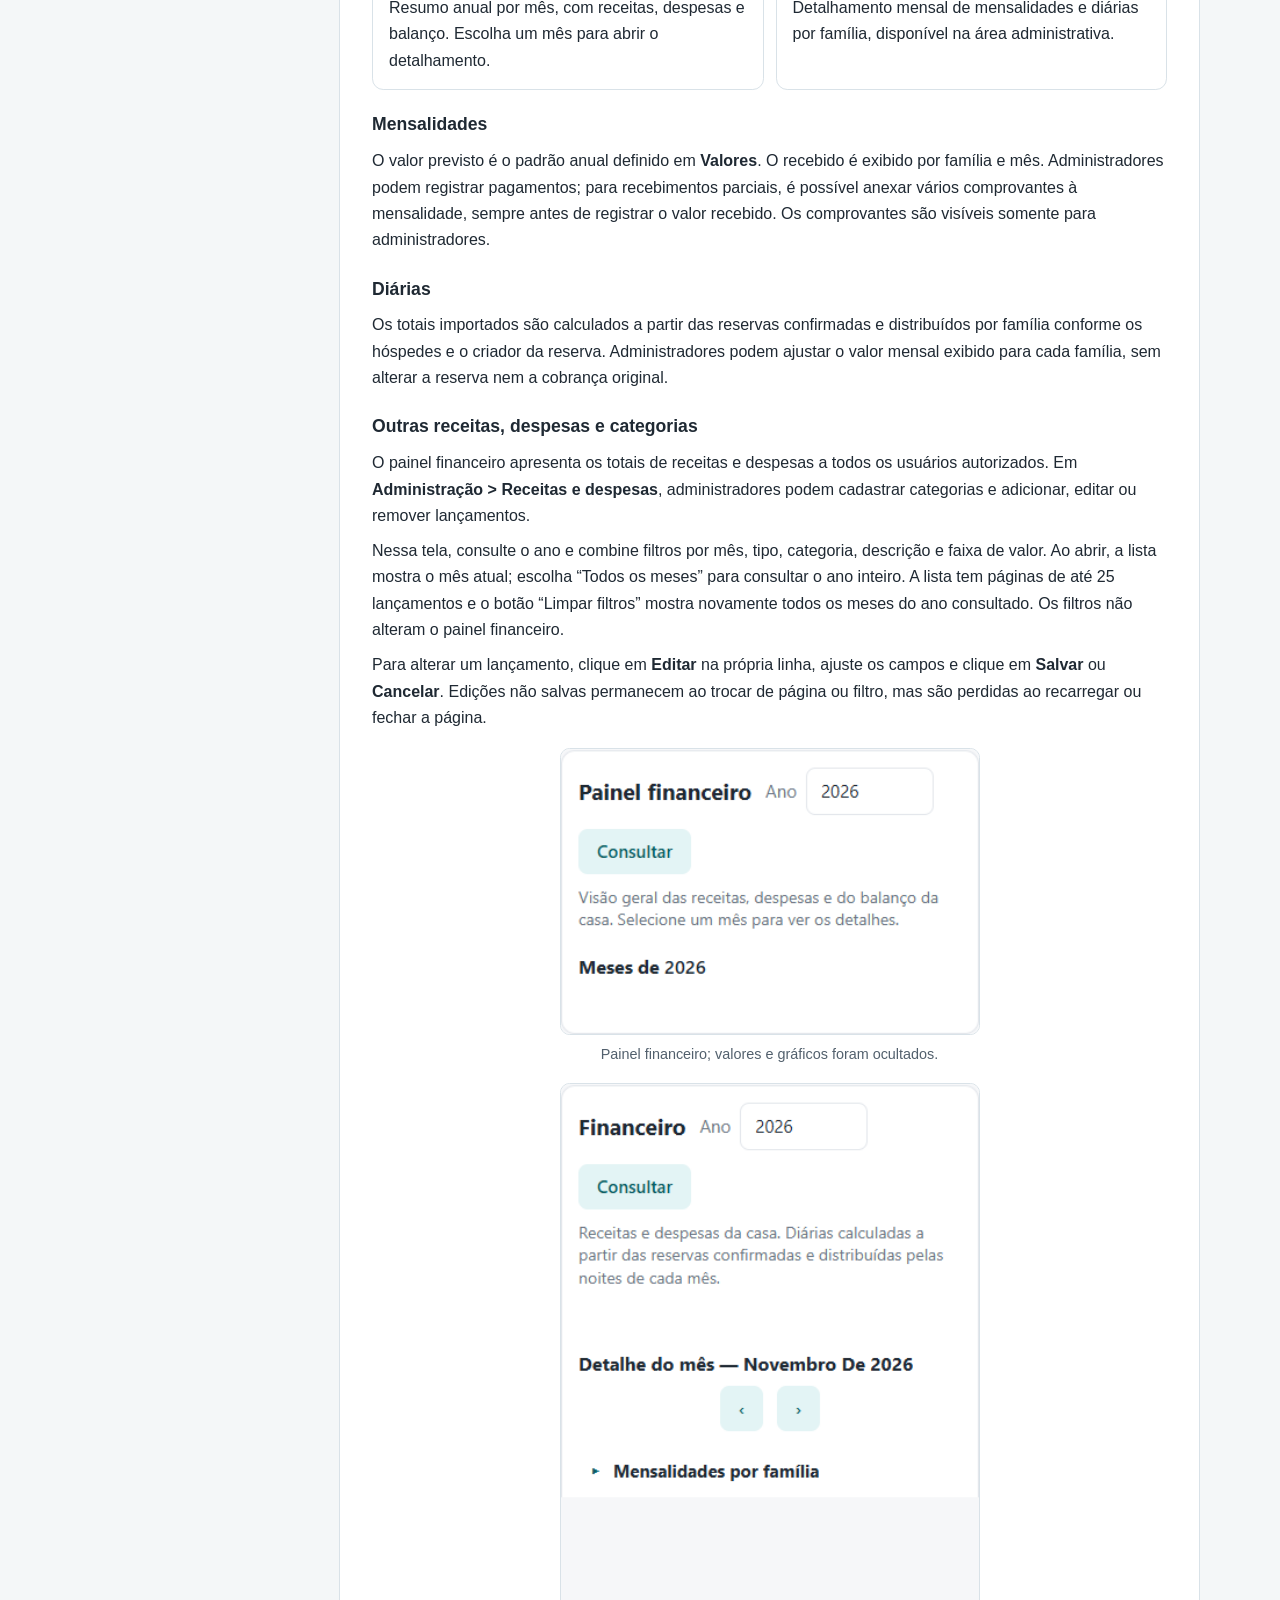
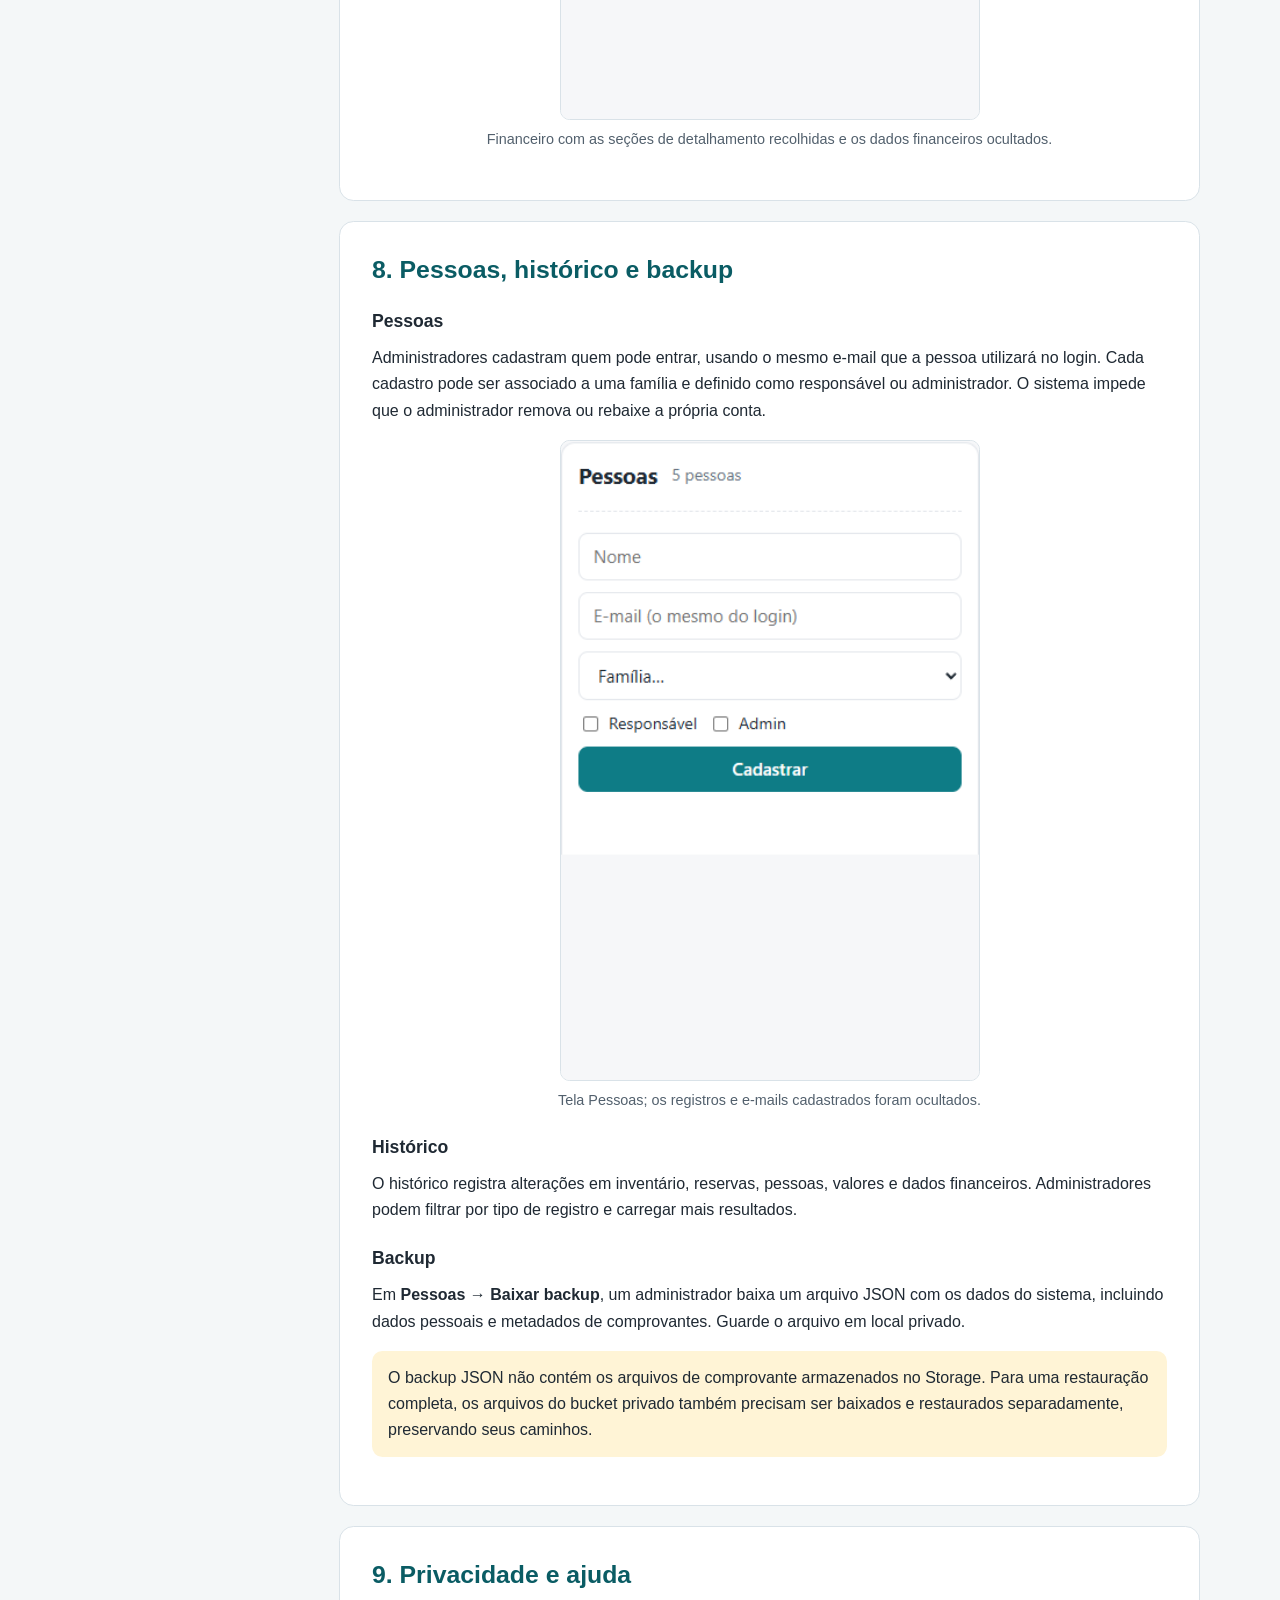
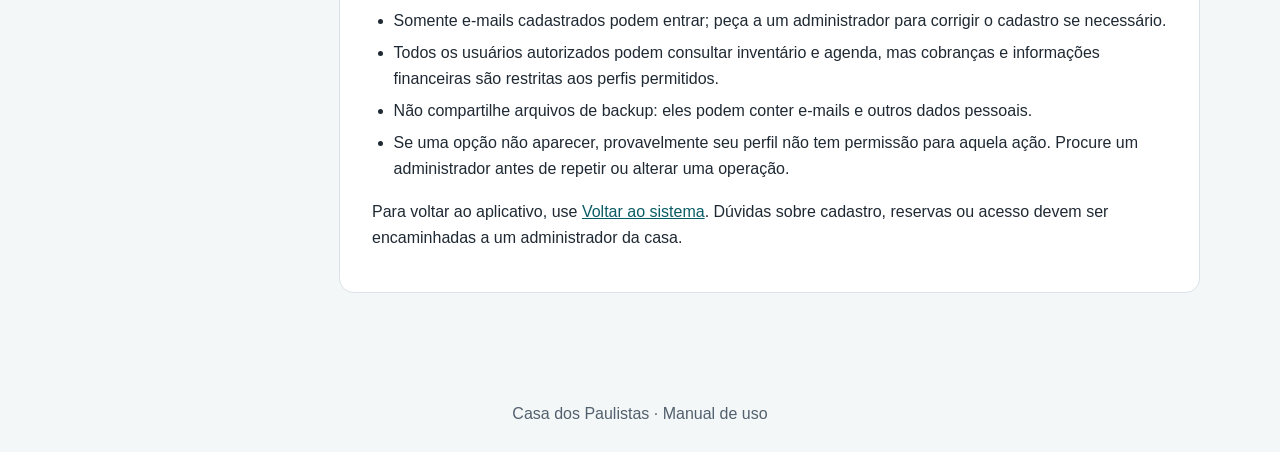
<file: docs/manual.html>
<!doctype html>
<html lang="pt-BR">
<head>
  <meta charset="utf-8">
  <meta name="viewport" content="width=device-width, initial-scale=1">
  <meta name="description" content="Manual de uso do sistema Casa dos Paulistas: inventário, agenda, reservas, cobranças e financeiro.">
  <title>Manual do sistema – Casa dos Paulistas</title>
  <style>
    :root {
      color-scheme: light;
      --teal: #0e7c86;
      --teal-dark: #0a5c64;
      --teal-soft: #e3f4f5;
      --ink: #1f2933;
      --muted: #52606d;
      --line: #d9e2e8;
      --paper: #fff;
      --canvas: #f4f7f8;
      --notice: #fff4d6;
      --success: #e7f5e9;
    }
    * { box-sizing: border-box; }
    html { scroll-behavior: smooth; scroll-padding-top: 1.5rem; }
    body {
      margin: 0;
      background: var(--canvas);
      color: var(--ink);
      font: 16px/1.65 "Segoe UI", Arial, sans-serif;
    }
    a { color: var(--teal-dark); }
    .hero {
      background: linear-gradient(135deg, var(--teal-dark), var(--teal));
      color: #fff;
      padding: 3.5rem 1.25rem;
    }
    .hero-inner, .layout { width: min(1120px, 100% - 2rem); margin: 0 auto; }
    .hero h1 { margin: 0; font-size: clamp(2rem, 5vw, 3.25rem); line-height: 1.15; }
    .hero p { max-width: 720px; margin: 1rem 0 0; font-size: 1.15rem; }
    .hero a { color: #fff; }
    .hero .back {
      display: inline-block;
      margin-top: 1.5rem;
      padding: .6rem 1rem;
      border: 1px solid #ffffff99;
      border-radius: .6rem;
      text-decoration: none;
    }
    .layout { display: grid; grid-template-columns: 235px minmax(0, 1fr); gap: 1.5rem; padding: 1.5rem 0 4rem; }
    nav {
      align-self: start;
      position: sticky;
      top: 1rem;
      padding: 1rem;
      border: 1px solid var(--line);
      border-radius: .8rem;
      background: var(--paper);
    }
    nav strong { display: block; margin: 0 0 .4rem; }
    nav a { display: block; padding: .35rem 0; text-decoration: none; }
    nav a:hover, nav a:focus-visible { text-decoration: underline; }
    main { min-width: 0; }
    section, .intro {
      margin: 0 0 1.25rem;
      padding: clamp(1.1rem, 3vw, 2rem);
      border: 1px solid var(--line);
      border-radius: .9rem;
      background: var(--paper);
    }
    h2 { margin: 0 0 .75rem; color: var(--teal-dark); font-size: 1.55rem; line-height: 1.3; }
    h3 { margin: 1.3rem 0 .35rem; font-size: 1.1rem; }
    p { margin: .55rem 0; }
    ul, ol { padding-left: 1.35rem; }
    li + li { margin-top: .35rem; }
    .lead { font-size: 1.08rem; }
    .note, .tip, .success {
      margin: 1rem 0;
      padding: .85rem 1rem;
      border-radius: .65rem;
    }
    .note { background: var(--notice); }
    .tip { background: var(--teal-soft); }
    .success { background: var(--success); }
    .login-shot {
      display: block;
      width: min(100%, 900px);
      height: auto;
      margin: 1rem auto .5rem;
      border: 1px solid var(--line);
      border-radius: .6rem;
    }
    .screen-shot {
      display: block;
      width: min(100%, 420px);
      height: auto;
      margin: 1rem auto .5rem;
      border: 1px solid var(--line);
      border-radius: .6rem;
    }
    .caption { color: var(--muted); font-size: .9rem; text-align: center; }
    .cards { display: grid; grid-template-columns: repeat(2, minmax(0, 1fr)); gap: .75rem; margin-top: 1rem; }
    .card { padding: .9rem 1rem; border: 1px solid var(--line); border-radius: .7rem; }
    .card strong { display: block; color: var(--teal-dark); }
    .table-wrap { overflow-x: auto; }
    table { width: 100%; border-collapse: collapse; margin: .8rem 0; }
    th, td { padding: .65rem .75rem; border: 1px solid var(--line); text-align: left; vertical-align: top; }
    th { background: var(--teal-soft); }
    code { padding: .1rem .3rem; border-radius: .25rem; background: #edf1f3; }
    footer { padding: 1.5rem 1rem; color: var(--muted); text-align: center; }
    @media (max-width: 760px) {
      .hero { padding: 2.5rem 1rem; }
      .hero-inner, .layout { width: min(100% - 1rem, 680px); }
      .layout { display: block; padding-top: .5rem; }
      nav { position: static; margin-bottom: .75rem; }
      nav div { display: grid; grid-template-columns: repeat(2, minmax(0, 1fr)); gap: 0 .75rem; }
      .cards { grid-template-columns: 1fr; }
      th, td { min-width: 120px; }
    }
  </style>
</head>
<body>
  <header class="hero">
    <div class="hero-inner">
      <h1><img src="../casa-dos-paulistas.png" alt="" style="width:1.5em;height:1.5em;object-fit:contain;vertical-align:middle"> Manual do sistema Casa dos Paulistas</h1>
      <p>Como entrar, consultar o inventário e a agenda, reservar quartos e entender as áreas administrativas.</p>
      <a class="back" href="../">Voltar ao sistema</a>
    </div>
  </header>

  <div class="layout">
    <nav aria-label="Índice do manual">
      <strong>Neste manual</strong>
      <div>
        <a href="#acesso">Acesso</a>
        <a href="#navegacao">Navegação</a>
        <a href="#inventario">Inventário</a>
        <a href="#agenda">Agenda e reservas</a>
        <a href="#valores">Valores e diárias</a>
        <a href="#cobranca">Cobrança</a>
        <a href="#financeiro">Financeiro</a>
        <a href="#administracao">Administração</a>
        <a href="#privacidade">Privacidade e ajuda</a>
      </div>
    </nav>

    <main>
      <div class="intro">
        <p class="lead">O sistema reúne o inventário da casa, a agenda de ocupação e as ferramentas administrativas. Ele funciona no navegador, no computador ou no celular; não é necessário instalar aplicativo.</p>
        <p>Os menus e ações disponíveis variam conforme o perfil de acesso. As áreas de administração são exclusivas de administradores.</p>
        <p>As capturas deste manual mostram a interface real em celular. Dados pessoais, reservas e valores foram ocultados nas imagens.</p>
        <div class="success"><b>Layout testado:</b> 320, 390, 760 e 1024 px. A página não apresentou rolagem horizontal; até 760 px, menu e conteúdo passam a ficar empilhados.</div>
      </div>

      <section id="acesso">
        <h2>1. Acesso ao sistema</h2>
        <ol>
          <li>Abra o endereço do sistema e entre com o e-mail que foi cadastrado para você.</li>
          <li>Escolha <b>Entrar com Google</b> ou informe seu e-mail e toque em <b>Receber link por e-mail</b>.</li>
          <li>No acesso por e-mail, abra a mensagem recebida e use o link para concluir a entrada. Se não encontrar a mensagem, confira o spam.</li>
        </ol>
        <figure>
          <img class="login-shot" src="login.png" alt="Captura real da tela de entrada do sistema, com opções Google e link por e-mail">
          <figcaption class="caption">Tela de entrada capturada no navegador. As telas internas exigem uma conta autorizada.</figcaption>
        </figure>
        <div class="note"><b>Não consegue entrar?</b> O acesso só é permitido para e-mails incluídos por um administrador. Se aparecer “Acesso não autorizado”, peça para confirmarem o endereço cadastrado e tente novamente com o mesmo e-mail.</div>
      </section>

      <section id="navegacao">
        <h2>2. Navegação e perfis</h2>
        <p>Depois de entrar, o menu lateral organiza as áreas. No celular, pode ser necessário abrir o grupo do menu para ver suas opções.</p>
        <div class="cards">
          <div class="card"><strong>Agenda</strong>Quartos reserváveis, calendário mensal e solicitações de quartos pessoais.</div>
          <div class="card"><strong>Casa comunitária</strong>Inventário dos espaços compartilhados, como quartos, cozinha e sala.</div>
          <div class="card"><strong>Quartos pessoais</strong>Inventário dos quartos associados às famílias.</div>
          <div class="card"><strong>Financeiro</strong>Painel e detalhamento disponíveis para todos os usuários autorizados; alterações e comprovantes são exclusivos de administradores.</div>
          <div class="card"><strong>Administração</strong>Pessoas, valores, cobrança e histórico. Visível apenas para administradores.</div>
        </div>
        <p>Todos os usuários autorizados podem consultar inventário e agenda. Cada usuário pode editar as próprias reservas; responsáveis editam o inventário do quarto pessoal da sua família. Administradores editam o inventário comunitário e têm acesso às ferramentas administrativas.</p>
      </section>

      <section id="inventario">
        <h2>3. Consultar e atualizar o inventário</h2>
        <ol>
          <li>Abra <b>Casa comunitária</b> ou <b>Quartos pessoais</b> e escolha o cômodo.</li>
          <li>Consulte descrição, quantidade, estado e observações. Use <b>Buscar item...</b> para filtrar a lista.</li>
          <li>Quem tem permissão de edição pode adicionar itens, ajustar quantidades, estado e observações. Responsáveis editam o quarto da própria família; administradores editam os espaços comunitários.</li>
        </ol>
        <p>Os estados indicam se o item está bom, precisa de reparo ou está inutilizável. Se as ferramentas de edição não aparecerem, a tela está em modo somente leitura para o seu perfil.</p>
        <figure>
          <img class="screen-shot" src="inventario-screen.png" alt="Tela real de inventário no celular, com busca e controles de edição">
          <figcaption class="caption">Inventário aberto no celular. A lista de itens foi ocultada na captura.</figcaption>
        </figure>
        <div class="tip">Administradores e responsáveis podem importar uma lista de itens por CSV quando a opção <b>Importar CSV</b> estiver disponível no cômodo editável.</div>
      </section>

      <section id="agenda">
        <h2>4. Consultar a agenda e fazer uma reserva</h2>
        <ol>
          <li>Abra <b>Agenda</b>, escolha um quarto e use as setas para mudar o mês.</li>
          <li>Confira o calendário e a lista de reservas do mês. Uma reserva confirmada ocupa as noites entre a entrada e a saída; a noite da saída não conta.</li>
          <li>Em <b>Consultar reservas</b>, informe opcionalmente o período de ocupação e o quarto para localizar reservas que cruzem essas datas. O resultado mostra o espaço, as datas, o status e as pessoas cadastradas; selecione uma reserva para ver seus detalhes.</li>
          <li>Toque em <b>Nova reserva</b>, informe o quarto, a entrada e a saída, e adicione todas as pessoas que vão ficar.</li>
          <li>Classifique cada pessoa como sócio ou convidado. Marque <b>Isento</b> apenas quando aplicável. O sistema mostra uma estimativa do total antes de salvar.</li>
          <li>Inclua uma observação se necessário e salve ou envie a solicitação.</li>
        </ol>
        <figure>
          <img class="screen-shot" src="agenda-screen.png" alt="Agenda real no celular, com navegação mensal e seleção de quartos">
          <figcaption class="caption">Agenda no celular. As ocupações e os detalhes das reservas foram ocultados.</figcaption>
        </figure>
        <figure>
          <img class="screen-shot" src="reserva-form.png" alt="Formulário real de nova reserva, com quarto, datas e opção de aluguel por plataforma">
          <figcaption class="caption">Formulário de reserva aberto. Nenhum hóspede foi incluído nesta captura.</figcaption>
        </figure>
        <div class="table-wrap">
          <table>
            <thead><tr><th>Tipo de quarto</th><th>O que acontece ao salvar</th></tr></thead>
            <tbody>
              <tr><td>Quartos comunitários reserváveis (1, 2 e 3)</td><td>A reserva fica confirmada na hora se não houver conflito com outra reserva confirmada.</td></tr>
              <tr><td>Quarto pessoal de outra família</td><td>O pedido fica pendente e não bloqueia as datas até o responsável daquela família ou um administrador aprovar.</td></tr>
              <tr><td>Quarto pessoal da própria família (responsável) ou reserva feita por administrador</td><td>Fica confirmada se não houver conflito.</td></tr>
            </tbody>
          </table>
        </div>
        <p>Pedidos pendentes e recusados aparecem na seção <b>Solicitações de quartos pessoais</b>. Um indicador no menu Agenda sinaliza pedidos que aguardam a ação do responsável. Não são enviados avisos por e-mail pelo sistema.</p>
        <p>O responsável do quarto pessoal ou um administrador pode aprovar ou recusar um pedido. Se a aprovação conflitar com uma reserva confirmada, apenas um administrador pode decidir substituí-la. O dono da reserva ou um administrador pode editar ou cancelar uma reserva.</p>
        <div class="note"><b>Bloqueio por aluguel de plataforma:</b> administradores podem criar uma reserva do tipo <i>Aluguel por plataforma</i>. Ela bloqueia o quarto sem cadastrar hóspedes nem gerar cobranças.</div>
      </section>

      <section id="valores">
        <h2>5. Valores e cálculo das diárias</h2>
        <p>O total é calculado por pessoa e por noite, usando as tarifas de sócio e convidado configuradas pelo administrador. Pessoas marcadas como isentas não geram cobrança.</p>
        <p><b>Noites cobradas = data de saída − data de entrada.</b> Por exemplo, entrada no dia 10 e saída no dia 13 corresponde a três noites: as noites de 10, 11 e 12.</p>
        <ul>
          <li>O sistema usa a tarifa vigente ao criar a cobrança. Uma cobrança já criada conserva seu valor, mesmo que a tarifa seja alterada depois.</li>
          <li>Alterar o tipo de uma pessoa entre sócio e convidado recalcula a tarifa daquela cobrança.</li>
          <li>A seção <b>Valores</b> também permite configurar a mensalidade padrão de cada ano. O valor definido para o ano vale para todas as famílias e meses daquele ano.</li>
        </ul>
        <p>As tarifas e os valores anuais podem ser consultados e alterados por administradores em <b>Administração → Valores</b>.</p>
        <figure>
          <img class="screen-shot" src="valores-admin.png" alt="Tela administrativa Valores no celular, sem exibir os valores cadastrados">
          <figcaption class="caption">Tela Valores; os campos com os valores cadastrados foram ocultados.</figcaption>
        </figure>
      </section>

      <section id="cobranca">
        <h2>6. Cobrança e comprovantes</h2>
        <p>A tela <b>Cobrança</b> reúne diárias de reservas confirmadas com saída no mês selecionado, agrupadas por quarto e hospedagem, e uma mensalidade separada para cada família. Pessoas isentas não entram na cobrança. Use os filtros de tipo e status para consultar as cobranças; a exportação CSV acompanha os filtros selecionados. Use as setas para consultar outros meses.</p>
        <p>As mensalidades mostram o valor previsto, o recebido e o saldo em aberto. Um recebimento parcial continua com status <b>Deve</b>. Quando há saldo em aberto, a cobrança mostra os responsáveis cadastrados para a família e permite abrir o WhatsApp com um lembrete do mês selecionado já preenchido; o envio deve ser confirmado no WhatsApp. Administradores podem registrar ou alterar pagamentos de mensalidades diretamente no card da cobrança.</p>
        <h3>Registrar um pagamento</h3>
        <ol>
          <li>No card da hospedagem desejada, clique em <b>Registrar quitação</b>.</li>
          <li>Escolha um ou mais comprovantes e clique em <b>Anexar comprovante e dar baixa</b>. Cada comprovante fica associado a todas as cobranças das pessoas daquela hospedagem.</li>
          <li>O comprovante pode ser PDF, JPG ou PNG, com até 10 MB.</li>
        </ol>
        <p>O envio e a visualização de comprovantes são exclusivos de administradores. O sistema exige um comprovante associado para registrar novas baixas; pagamentos antigos podem aparecer sem comprovante porque foram registrados antes dessa exigência.</p>
        <figure>
          <img class="screen-shot" src="cobranca-admin.png" alt="Tela administrativa Cobrança no celular, com mês e opção de exportar CSV">
          <figcaption class="caption">Tela Cobrança; a lista de cobranças foi ocultada.</figcaption>
        </figure>
      </section>

      <section id="financeiro">
        <h2>7. Painel financeiro e Mensalidades e Diárias</h2>
        <p>Todos os usuários autorizados podem consultar o painel financeiro. O detalhamento de mensalidades e diárias fica em <b>Administração &gt; Mensalidades e Diárias</b> e é acessível a administradores; somente eles podem registrar ou alterar informações e acessar comprovantes.</p>
        <div class="cards">
          <div class="card"><strong>Painel financeiro</strong>Resumo anual por mês, com receitas, despesas e balanço. Escolha um mês para abrir o detalhamento.</div>
          <div class="card"><strong>Mensalidades e Diárias</strong>Detalhamento mensal de mensalidades e diárias por família, disponível na área administrativa.</div>
        </div>
        <h3>Mensalidades</h3>
        <p>O valor previsto é o padrão anual definido em <b>Valores</b>. O recebido é exibido por família e mês. Administradores podem registrar pagamentos; para recebimentos parciais, é possível anexar vários comprovantes à mensalidade, sempre antes de registrar o valor recebido. Os comprovantes são visíveis somente para administradores.</p>
        <h3>Diárias</h3>
        <p>Os totais importados são calculados a partir das reservas confirmadas e distribuídos por família conforme os hóspedes e o criador da reserva. Administradores podem ajustar o valor mensal exibido para cada família, sem alterar a reserva nem a cobrança original.</p>
        <h3>Outras receitas, despesas e categorias</h3>
        <p>O painel financeiro apresenta os totais de receitas e despesas a todos os usuários autorizados. Em <b>Administração &gt; Receitas e despesas</b>, administradores podem cadastrar categorias e adicionar, editar ou remover lançamentos.</p>
        <p>Nessa tela, consulte o ano e combine filtros por mês, tipo, categoria, descrição e faixa de valor. Ao abrir, a lista mostra o mês atual; escolha “Todos os meses” para consultar o ano inteiro. A lista tem páginas de até 25 lançamentos e o botão “Limpar filtros” mostra novamente todos os meses do ano consultado. Os filtros não alteram o painel financeiro.</p>
        <p>Para alterar um lançamento, clique em <b>Editar</b> na própria linha, ajuste os campos e clique em <b>Salvar</b> ou <b>Cancelar</b>. Edições não salvas permanecem ao trocar de página ou filtro, mas são perdidas ao recarregar ou fechar a página.</p>
        <figure>
          <img class="screen-shot" src="painel-financeiro.png" alt="Painel financeiro real no celular, com consulta por ano">
          <figcaption class="caption">Painel financeiro; valores e gráficos foram ocultados.</figcaption>
        </figure>
        <figure>
          <img class="screen-shot" src="financeiro-screen.png" alt="Tela Financeiro real no celular, com navegação mensal e seções expansíveis">
          <figcaption class="caption">Financeiro com as seções de detalhamento recolhidas e os dados financeiros ocultados.</figcaption>
        </figure>
      </section>

      <section id="administracao">
        <h2>8. Pessoas, histórico e backup</h2>
        <h3>Pessoas</h3>
        <p>Administradores cadastram quem pode entrar, usando o mesmo e-mail que a pessoa utilizará no login. Cada cadastro pode ser associado a uma família e definido como responsável ou administrador. O sistema impede que o administrador remova ou rebaixe a própria conta.</p>
        <figure>
          <img class="screen-shot" src="pessoas-admin.png" alt="Tela administrativa Pessoas no celular, com formulário de cadastro e backup">
          <figcaption class="caption">Tela Pessoas; os registros e e-mails cadastrados foram ocultados.</figcaption>
        </figure>
        <h3>Histórico</h3>
        <p>O histórico registra alterações em inventário, reservas, pessoas, valores e dados financeiros. Administradores podem filtrar por tipo de registro e carregar mais resultados.</p>
        <h3>Backup</h3>
        <p>Em <b>Pessoas → Baixar backup</b>, um administrador baixa um arquivo JSON com os dados do sistema, incluindo dados pessoais e metadados de comprovantes. Guarde o arquivo em local privado.</p>
        <div class="note">O backup JSON não contém os arquivos de comprovante armazenados no Storage. Para uma restauração completa, os arquivos do bucket privado também precisam ser baixados e restaurados separadamente, preservando seus caminhos.</div>
      </section>

      <section id="privacidade">
        <h2>9. Privacidade e ajuda</h2>
        <ul>
          <li>Somente e-mails cadastrados podem entrar; peça a um administrador para corrigir o cadastro se necessário.</li>
          <li>Todos os usuários autorizados podem consultar inventário e agenda, mas cobranças e informações financeiras são restritas aos perfis permitidos.</li>
          <li>Não compartilhe arquivos de backup: eles podem conter e-mails e outros dados pessoais.</li>
          <li>Se uma opção não aparecer, provavelmente seu perfil não tem permissão para aquela ação. Procure um administrador antes de repetir ou alterar uma operação.</li>
        </ul>
        <p>Para voltar ao aplicativo, use <a href="../">Voltar ao sistema</a>. Dúvidas sobre cadastro, reservas ou acesso devem ser encaminhadas a um administrador da casa.</p>
      </section>
    </main>
  </div>
  <footer>Casa dos Paulistas · Manual de uso</footer>
</body>
</html>
</file>
